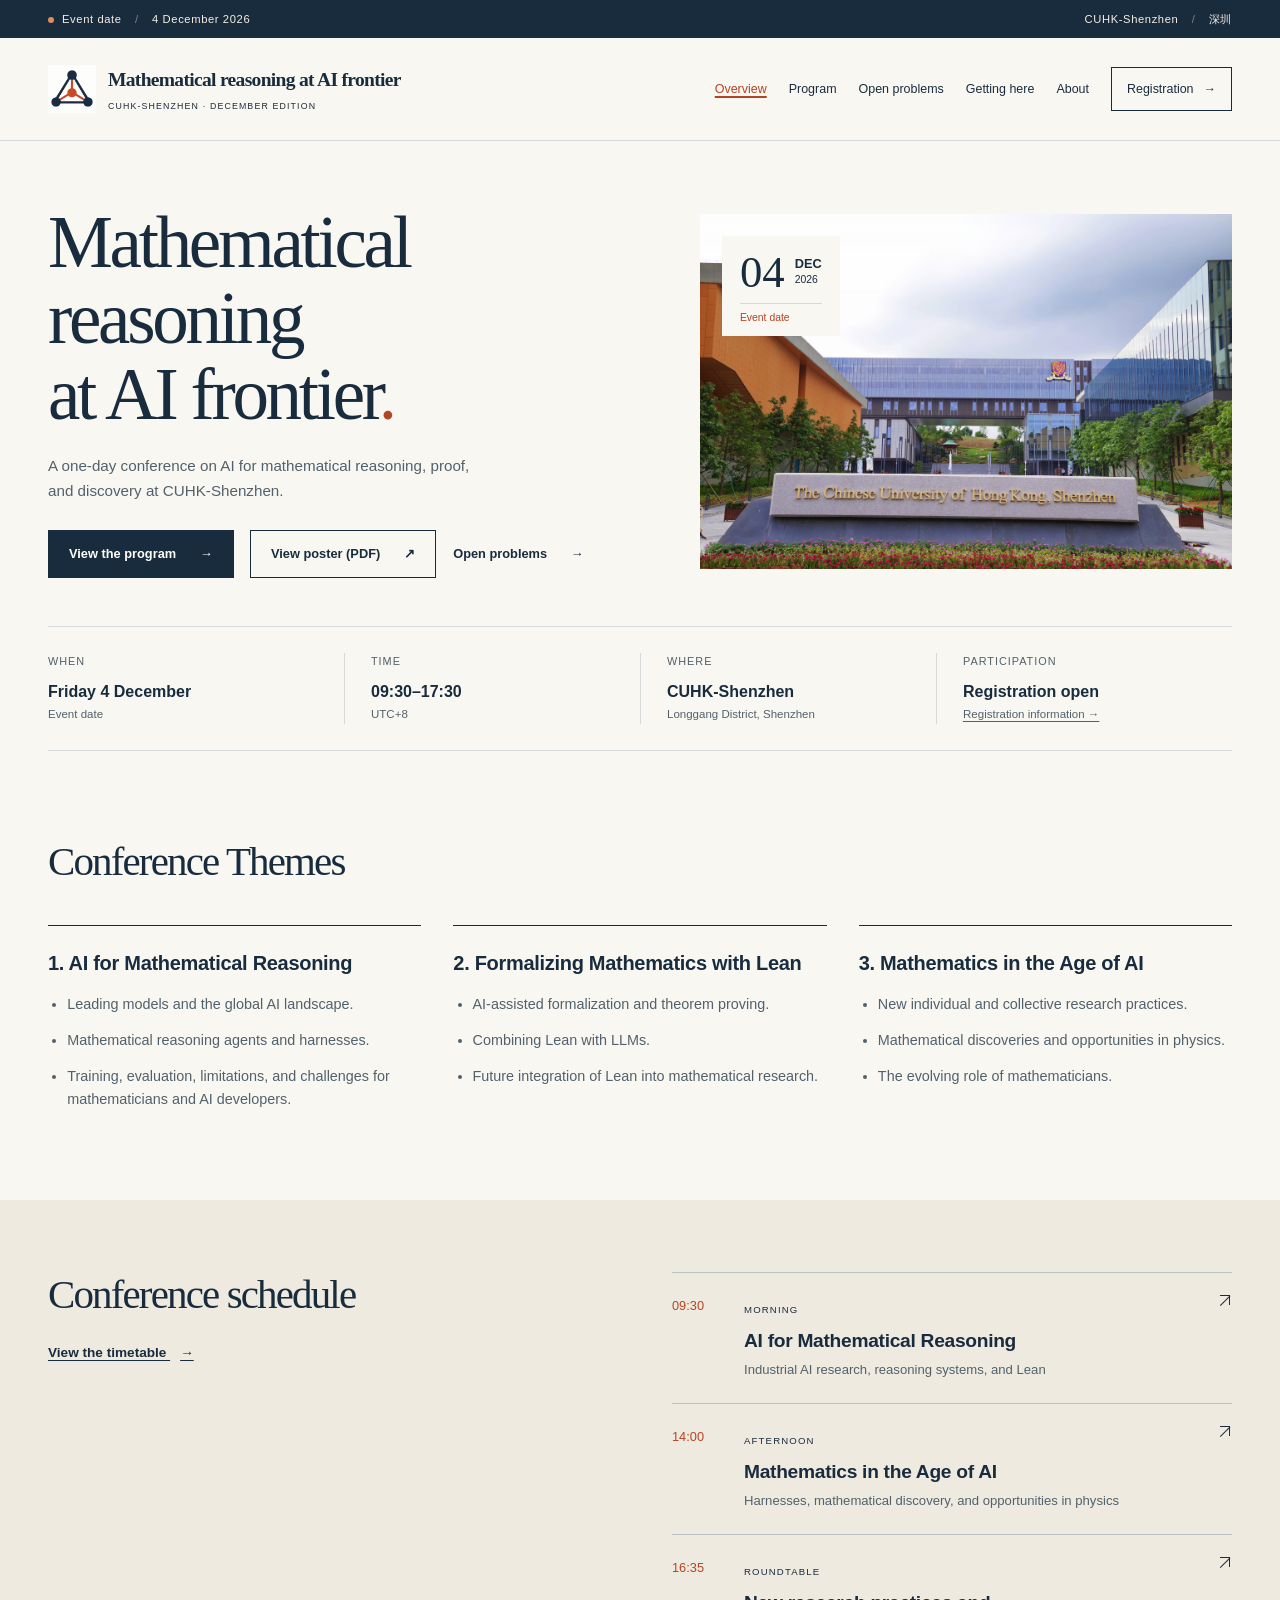
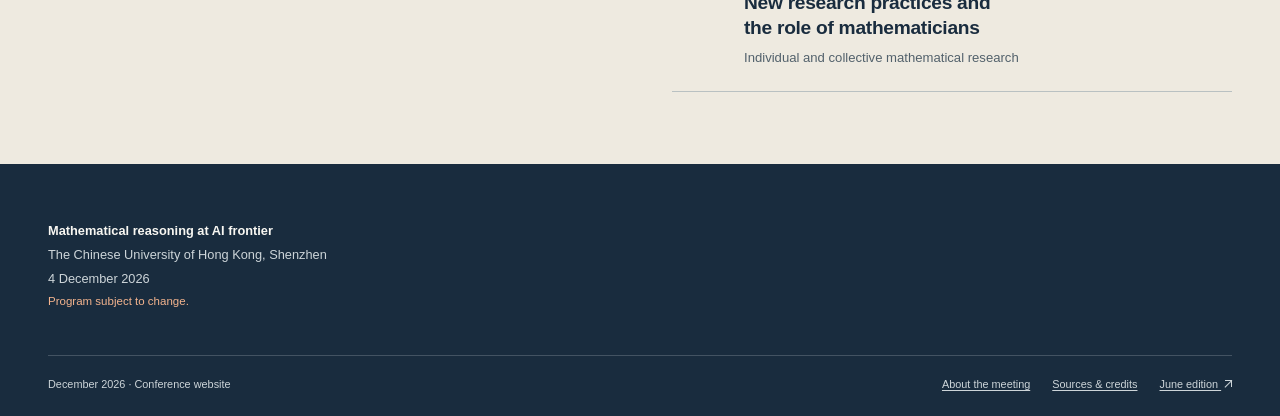
<file: index.html>
<!doctype html>
<html lang="en">
<head>
  <meta charset="utf-8">
  <meta name="viewport" content="width=device-width, initial-scale=1">
  <meta name="description" content="A one-day meeting on AI for mathematical reasoning, proof, and discovery at CUHK-Shenzhen in December 2026.">
  <meta name="theme-color" content="#192c3e">
  <meta property="og:title" content="Overview | Mathematical reasoning at AI frontier">
  <meta property="og:description" content="A one-day meeting on AI for mathematical reasoning, proof, and discovery at CUHK-Shenzhen in December 2026.">
  <meta property="og:type" content="website">
  <title>Overview | Mathematical reasoning at AI frontier · CUHK-Shenzhen</title>
  <link rel="icon" href="assets/images/conference-icon.png" type="image/png">
  <link rel="stylesheet" href="assets/css/styles.css?v=graph-icon">
  <script src="assets/js/event-config.js?v=date-20261204" defer></script>
  <script src="assets/js/main.js?v=website-wording" defer></script>
</head>
<body>
<a class="skip-link" href="#main">Skip to content</a>
<div class="announcement"><div class="container announcement-inner"><span><span class="status-dot"></span><span data-date-status>Event date</span> <span class="announcement-separator">/</span> <span data-event-date>4 December 2026</span></span><span>CUHK-Shenzhen <span class="announcement-separator">/</span> 深圳</span></div></div>
<header class="site-header">
 <div class="container header-inner">
  <a class="brand" href="index.html" aria-label="Mathematical reasoning at AI frontier, home"><img class="brand-symbol" src="assets/images/conference-icon.png" alt="" width="48" height="48" aria-hidden="true"><span><strong>Mathematical reasoning at AI frontier</strong><small>CUHK-SHENZHEN · DECEMBER EDITION</small></span></a>
  <button class="menu-toggle" type="button" aria-expanded="false" aria-controls="site-nav" hidden><span>Menu</span><span class="menu-icon" aria-hidden="true"></span></button>
  <nav id="site-nav" aria-label="Main navigation"><a href="index.html" aria-current="page">Overview</a>
<a href="program.html">Program</a>
<a href="problems.html">Open problems</a>
<a href="venue.html">Getting here</a>
<a href="about.html?v=jingbang-profile">About</a><a class="nav-register" href="registration.html?v=participation-link">Registration <span aria-hidden="true">→</span></a></nav>
 </div>
</header>
<main id="main" tabindex="-1">

<section class="hero container">
 <div class="hero-copy"><h1>Mathematical reasoning<br>at AI frontier<span class="orange-dot">.</span></h1><p class="hero-description">A one-day conference on AI for mathematical reasoning, proof, and discovery at CUHK-Shenzhen.</p><div class="actions"><a class="button button-primary" href="program.html">View the program <span aria-hidden="true">→</span></a><a class="button button-outline" href="poster/AI_Maths_Workshop_Poster.pdf" type="application/pdf" target="_blank" rel="noopener noreferrer">View poster (PDF) <span aria-hidden="true">↗</span></a><a class="button button-text" href="problems.html">Open problems <span aria-hidden="true">→</span></a></div></div>
 <figure class="hero-figure"><div class="hero-art-wrap hero-photo-wrap"><img src="assets/images/cuhk-shenzhen.jpg" alt="CUHK-Shenzhen campus buildings and the university name on the entrance sign" width="2560" height="1709" fetchpriority="high"><div class="date-stamp"><span data-date-day>04</span><div><strong data-date-month>DEC</strong><small data-date-year>2026</small></div><small class="stamp-label" data-date-status>Event date</small></div></div></figure>
</section>
<div class="container"><dl class="event-strip"><div><dt>When</dt><dd><span data-event-weekday>Friday, 4 December</span><small data-date-status>Event date</small></dd></div><div><dt>Time</dt><dd><span data-event-hours>09:30–17:30</span><small>UTC+8</small></dd></div><div><dt>Where</dt><dd>CUHK-Shenzhen<small>Longgang District, Shenzhen</small></dd></div><div><dt>Participation</dt><dd><span data-registration-state>Registration open</span><small><a href="registration.html?v=participation-link">Registration information →</a></small></dd></div></dl></div>
<section class="section container" aria-labelledby="conference-themes">
 <h2 class="themes-heading" id="conference-themes">Conference Themes</h2>
 <div class="theme-grid">
  <article><h3>1. AI for Mathematical Reasoning</h3><ul><li>Leading models and the global AI landscape.</li><li>Mathematical reasoning agents and harnesses.</li><li>Training, evaluation, limitations, and challenges for mathematicians and AI developers.</li></ul></article>
  <article><h3>2. Formalizing Mathematics with Lean</h3><ul><li>AI-assisted formalization and theorem proving.</li><li>Combining Lean with LLMs.</li><li>Future integration of Lean into mathematical research.</li></ul></article>
  <article><h3>3. Mathematics in the Age of AI</h3><ul><li>New individual and collective research practices.</li><li>Mathematical discoveries and opportunities in physics.</li><li>The evolving role of mathematicians.</li></ul></article>
 </div>
</section>
<section class="program-peek"><div class="container split-section"><div><h2>Conference schedule</h2><a class="text-link" href="program.html">View the timetable <span aria-hidden="true">→</span></a></div><div class="day-outline"><a href="program.html#morning"><span class="outline-time">09:30</span><div><small>MORNING</small><h3>AI for Mathematical Reasoning</h3><p>Industrial AI research, reasoning systems, and Lean</p></div><span class="external-arrow" aria-hidden="true"></span></a><a href="program.html#afternoon"><span class="outline-time">14:00</span><div><small>AFTERNOON</small><h3>Mathematics in the Age of AI</h3><p>Harnesses, mathematical discovery, and opportunities in physics</p></div><span class="external-arrow" aria-hidden="true"></span></a><a href="program.html#roundtable"><span class="outline-time">16:35</span><div><small>ROUNDTABLE</small><h3>New research practices and the role of mathematicians</h3><p>Individual and collective mathematical research</p></div><span class="external-arrow" aria-hidden="true"></span></a></div></div></section>

</main>
<footer class="site-footer"><div class="container footer-top"><div class="footer-details"><strong>Mathematical reasoning at AI frontier</strong><span>The Chinese University of Hong Kong, Shenzhen</span><span data-event-date>4 December 2026</span><small>Program subject to change.</small></div></div><div class="container footer-bottom"><span>December 2026 · Conference website</span><div><a href="about.html?v=jingbang-profile">About the meeting</a><a href="credits.html">Sources &amp; credits</a><a href="https://rybindmitry.github.io/events/ai-math-day.html" target="_blank" rel="noopener noreferrer">June edition&nbsp;<span class="external-arrow" aria-hidden="true"></span></a></div></div></footer><div class="toast" role="status" aria-live="polite"></div>
</body>
</html>
</file>
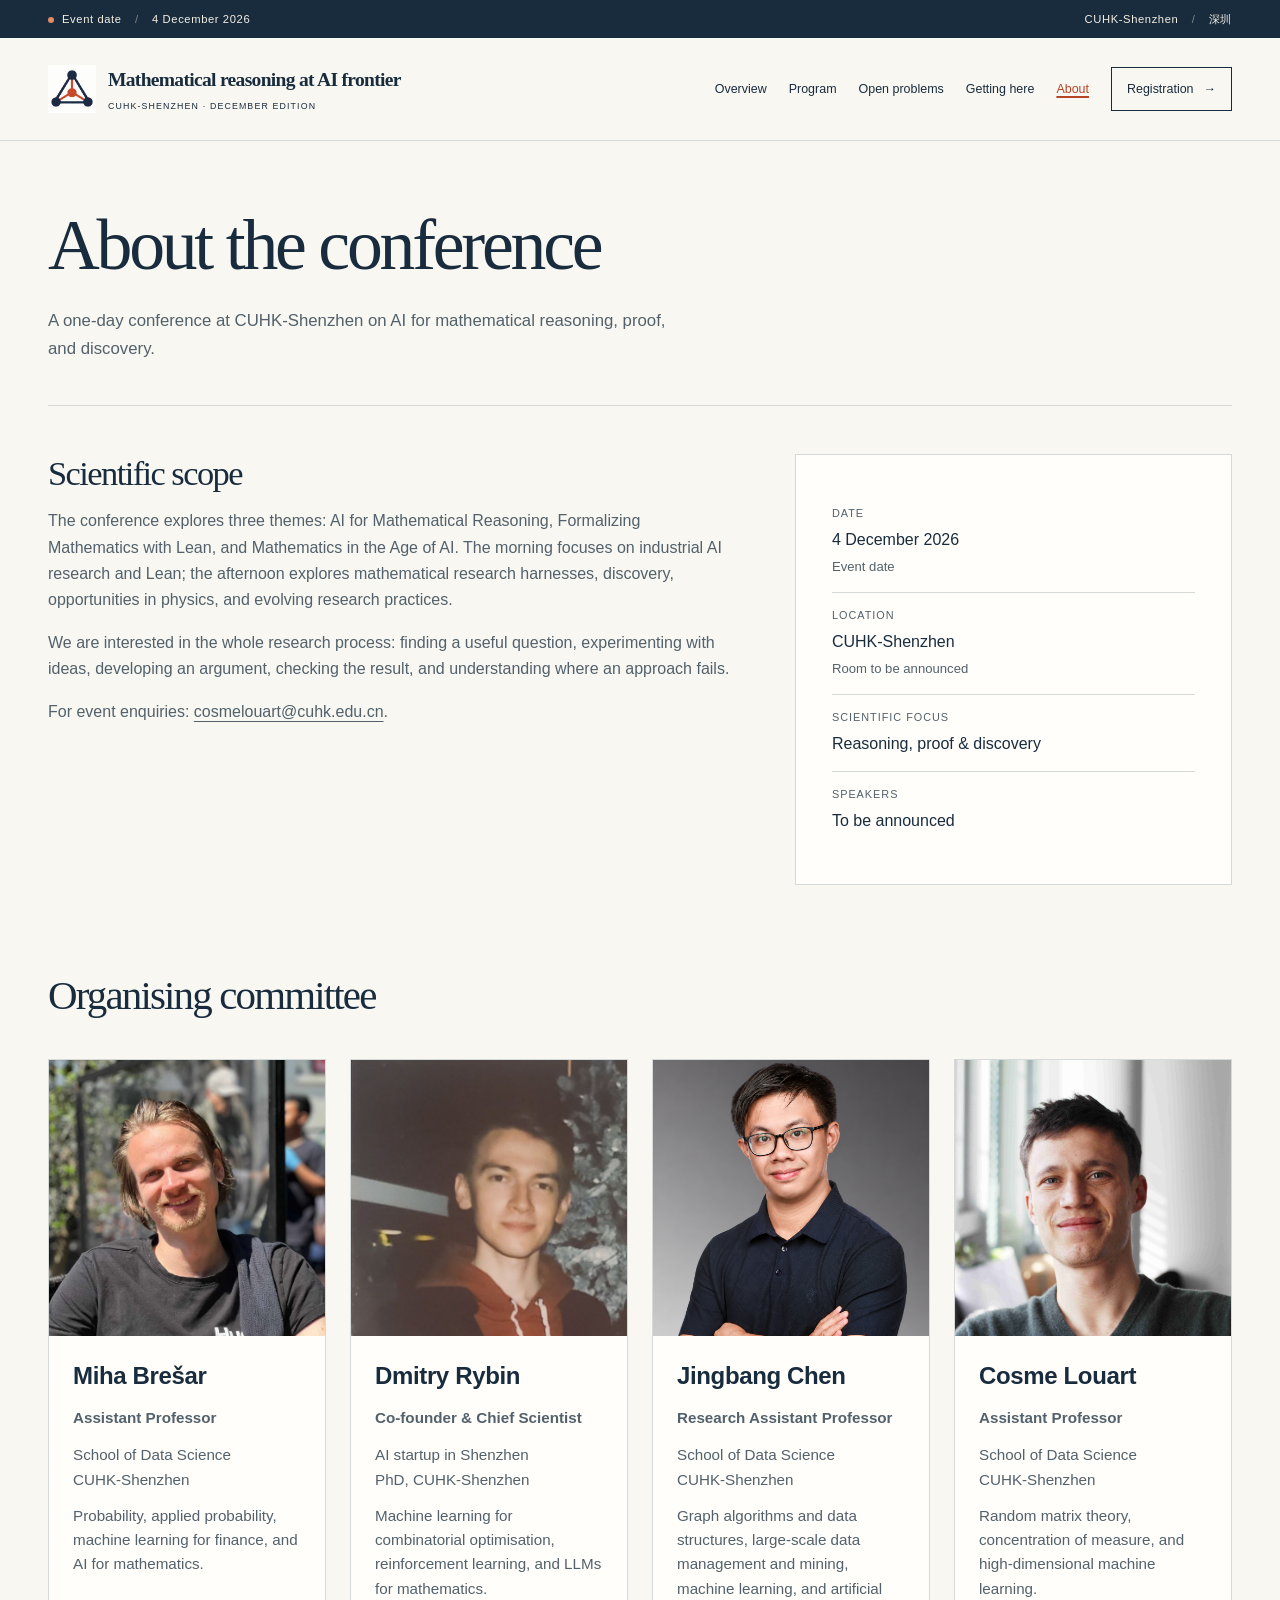
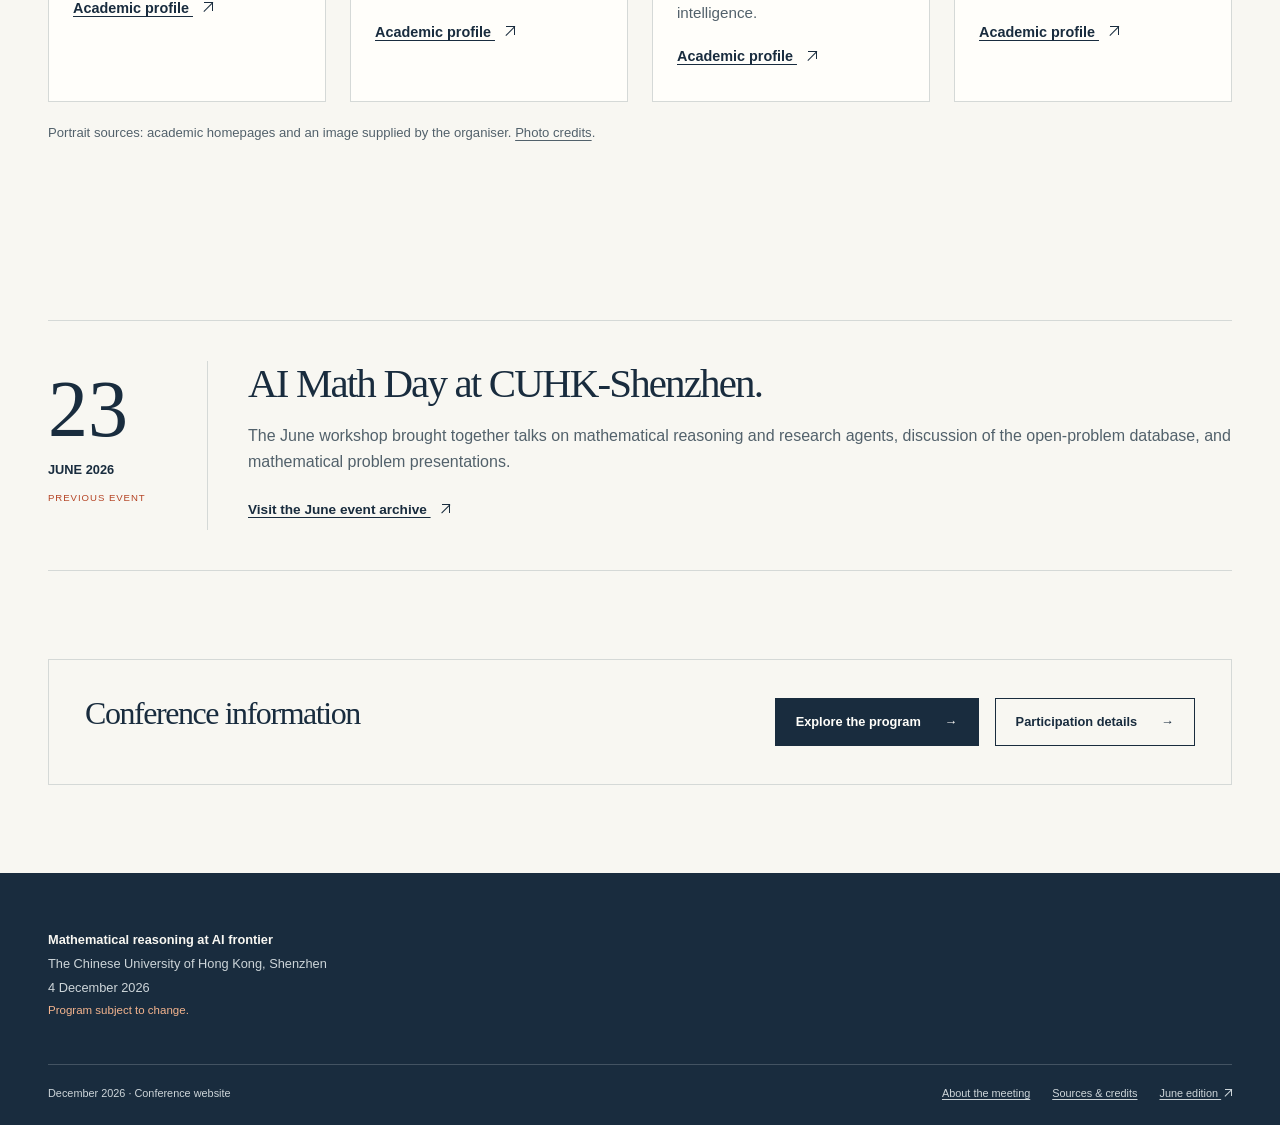
<file: about.html>
<!doctype html>
<html lang="en">
<head>
  <meta charset="utf-8">
  <meta name="viewport" content="width=device-width, initial-scale=1">
  <meta name="description" content="The purpose and background of the December Mathematical reasoning at AI frontier conference at CUHK-Shenzhen, continuing the June AI Math Day conversation.">
  <meta name="theme-color" content="#192c3e">
  <meta property="og:title" content="About | Mathematical reasoning at AI frontier">
  <meta property="og:description" content="The purpose and background of the December Mathematical reasoning at AI frontier conference at CUHK-Shenzhen, continuing the June AI Math Day conversation.">
  <meta property="og:type" content="website">
  <title>About | Mathematical reasoning at AI frontier · CUHK-Shenzhen</title>
  <link rel="icon" href="assets/images/conference-icon.png" type="image/png">
  <link rel="stylesheet" href="assets/css/styles.css?v=graph-icon">
  <script src="assets/js/event-config.js?v=date-20261204" defer></script>
  <script src="assets/js/main.js?v=website-wording" defer></script>
</head>
<body>
<a class="skip-link" href="#main">Skip to content</a>
<div class="announcement"><div class="container announcement-inner"><span><span class="status-dot"></span><span data-date-status>Event date</span> <span class="announcement-separator">/</span> <span data-event-date>4 December 2026</span></span><span>CUHK-Shenzhen <span class="announcement-separator">/</span> 深圳</span></div></div>
<header class="site-header">
 <div class="container header-inner">
  <a class="brand" href="index.html" aria-label="Mathematical reasoning at AI frontier, home"><img class="brand-symbol" src="assets/images/conference-icon.png" alt="" width="48" height="48" aria-hidden="true"><span><strong>Mathematical reasoning at AI frontier</strong><small>CUHK-SHENZHEN · DECEMBER EDITION</small></span></a>
  <button class="menu-toggle" type="button" aria-expanded="false" aria-controls="site-nav" hidden><span>Menu</span><span class="menu-icon" aria-hidden="true"></span></button>
  <nav id="site-nav" aria-label="Main navigation"><a href="index.html">Overview</a>
<a href="program.html">Program</a>
<a href="problems.html">Open problems</a>
<a href="venue.html">Getting here</a>
<a href="about.html?v=jingbang-profile" aria-current="page">About</a><a class="nav-register" href="registration.html?v=participation-link">Registration <span aria-hidden="true">→</span></a></nav>
 </div>
</header>
<main id="main" tabindex="-1">
<section class="page-intro container"><h1>About the conference</h1><p class="page-lead">A one-day conference at CUHK-Shenzhen on AI for mathematical reasoning, proof, and discovery.</p></section>
<section class="container about-grid section-top-small"><div class="prose"><h2>Scientific scope</h2><p>The conference explores three themes: AI for Mathematical Reasoning, Formalizing Mathematics with Lean, and Mathematics in the Age of AI. The morning focuses on industrial AI research and Lean; the afternoon explores mathematical research harnesses, discovery, opportunities in physics, and evolving research practices.</p><p>We are interested in the whole research process: finding a useful question, experimenting with ideas, developing an argument, checking the result, and understanding where an approach fails.</p><p class="contact-unconfigured" hidden>The event contact address will be announced here.</p><p class="contact-configured">For event enquiries: <a class="contact-link" href="mailto:cosmelouart@cuhk.edu.cn">cosmelouart@cuhk.edu.cn</a>.</p></div><aside class="about-facts"><dl class="info-list"><div><dt>Date</dt><dd><span data-event-date>4 December 2026</span><small data-date-status>Event date</small></dd></div><div><dt>Location</dt><dd>CUHK-Shenzhen<small>Room to be announced</small></dd></div><div><dt>Scientific focus</dt><dd>Reasoning, proof &amp; discovery</dd></div><div><dt>Speakers</dt><dd>To be announced</dd></div></dl></aside></section>
<section class="section container organisers-section" aria-labelledby="organisers-heading">
 <div class="section-heading"><div><h2 id="organisers-heading">Organising committee</h2></div></div>
 <div class="organisers-grid">
  <article class="organiser-card"><img src="assets/images/organisers/miha-bresar.jpg" alt="Miha Brešar" width="1280" height="1377" loading="lazy"><div class="organiser-details"><h3>Miha Brešar</h3><p class="organiser-position">Assistant Professor</p><p>School of Data Science<br>CUHK-Shenzhen</p><p class="organiser-focus">Probability, applied probability, machine learning for finance, and AI for mathematics.</p><a class="text-link" href="https://mihabresar.github.io/" target="_blank" rel="noopener noreferrer">Academic profile <span class="external-arrow" aria-hidden="true"></span></a></div></article>
  <article class="organiser-card"><img src="assets/images/organisers/dmitry-rybin.jpg" alt="Dmitry Rybin" width="557" height="571" loading="lazy"><div class="organiser-details"><h3>Dmitry Rybin</h3><p class="organiser-position">Co-founder &amp; Chief Scientist</p><p>AI startup in Shenzhen<br>PhD, CUHK-Shenzhen</p><p class="organiser-focus">Machine learning for combinatorial optimisation, reinforcement learning, and LLMs for mathematics.</p><a class="text-link" href="https://rybindmitry.github.io/" target="_blank" rel="noopener noreferrer">Academic profile <span class="external-arrow" aria-hidden="true"></span></a></div></article>
  <article class="organiser-card"><img src="assets/images/organisers/jingbang-chen.png" alt="Jingbang Chen" width="1082" height="1454" loading="lazy"><div class="organiser-details"><h3>Jingbang Chen</h3><p class="organiser-position">Research Assistant Professor</p><p>School of Data Science<br>CUHK-Shenzhen</p><p class="organiser-focus">Graph algorithms and data structures, large-scale data management and mining, machine learning, and artificial intelligence.</p><a class="text-link" href="https://chenjb1997.github.io/" target="_blank" rel="noopener noreferrer">Academic profile <span class="external-arrow" aria-hidden="true"></span></a></div></article>
  <article class="organiser-card"><img src="assets/images/organisers/cosme-louart.jpg" alt="Cosme Louart" width="5184" height="3456" loading="lazy"><div class="organiser-details"><h3>Cosme Louart</h3><p class="organiser-position">Assistant Professor</p><p>School of Data Science<br>CUHK-Shenzhen</p><p class="organiser-focus">Random matrix theory, concentration of measure, and high-dimensional machine learning.</p><a class="text-link" href="https://cosmital.github.io/" target="_blank" rel="noopener noreferrer">Academic profile <span class="external-arrow" aria-hidden="true"></span></a></div></article>
 </div>
 <p class="small organiser-credits">Portrait sources: academic homepages and an image supplied by the organiser. <a href="credits.html#organiser-portraits">Photo credits</a>.</p>
</section>
<section class="section container"><div class="archive-panel"><div class="archive-date"><span>23</span><strong>JUNE 2026</strong><small>PREVIOUS EVENT</small></div><div><h2>AI Math Day at CUHK-Shenzhen.</h2><p>The June workshop brought together talks on mathematical reasoning and research agents, discussion of the open-problem database, and mathematical problem presentations.</p><a class="text-link" href="https://rybindmitry.github.io/events/ai-math-day.html" target="_blank" rel="noopener noreferrer">Visit the June event archive&nbsp;<span class="external-arrow" aria-hidden="true"></span></a></div></div></section>
<section class="container section-bottom"><div class="simple-callout"><div><h2>Conference information</h2></div><div class="actions"><a class="button button-primary" href="program.html">Explore the program <span aria-hidden="true">→</span></a><a class="button button-outline" href="registration.html?v=participation-link">Participation details <span aria-hidden="true">→</span></a></div></div></section>

</main>
<footer class="site-footer"><div class="container footer-top"><div class="footer-details"><strong>Mathematical reasoning at AI frontier</strong><span>The Chinese University of Hong Kong, Shenzhen</span><span data-event-date>4 December 2026</span><small>Program subject to change.</small></div></div><div class="container footer-bottom"><span>December 2026 · Conference website</span><div><a href="about.html?v=jingbang-profile">About the meeting</a><a href="credits.html">Sources &amp; credits</a><a href="https://rybindmitry.github.io/events/ai-math-day.html" target="_blank" rel="noopener noreferrer">June edition&nbsp;<span class="external-arrow" aria-hidden="true"></span></a></div></div></footer><div class="toast" role="status" aria-live="polite"></div>
</body>
</html>
</file>
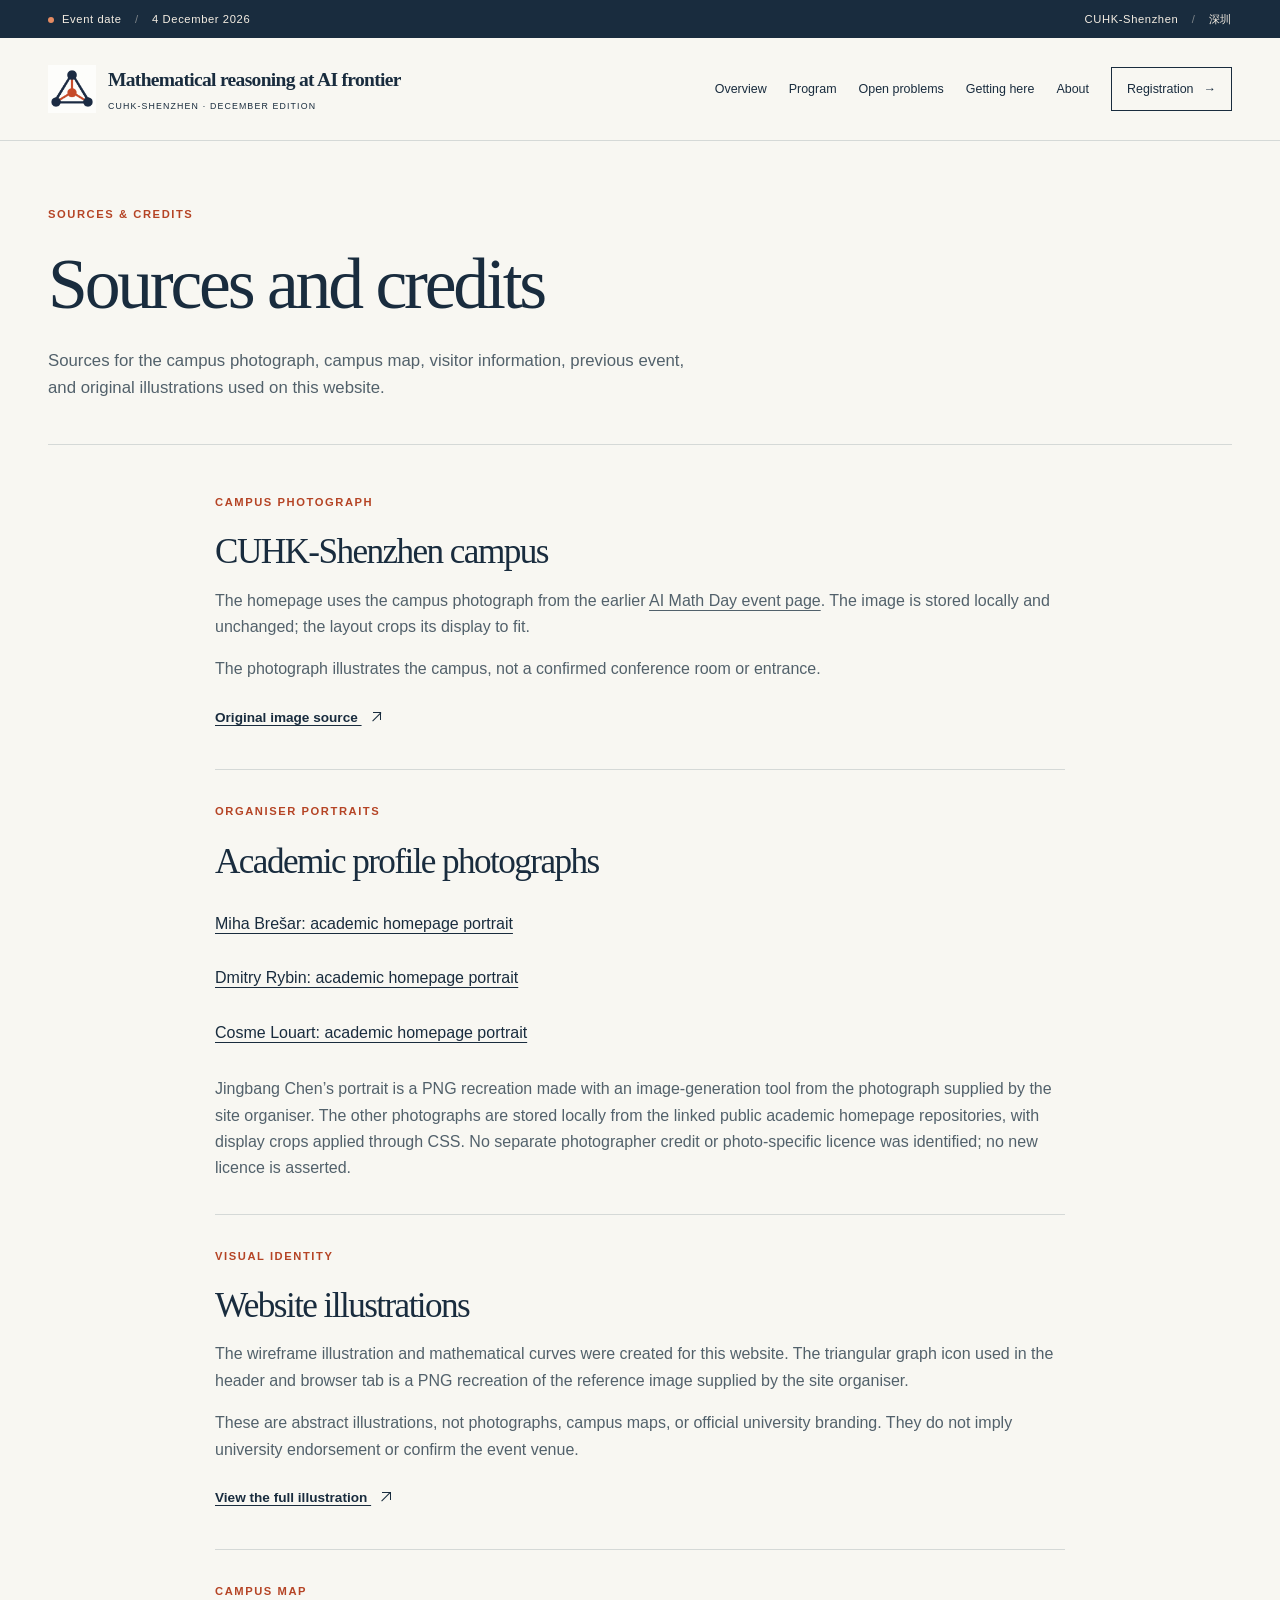
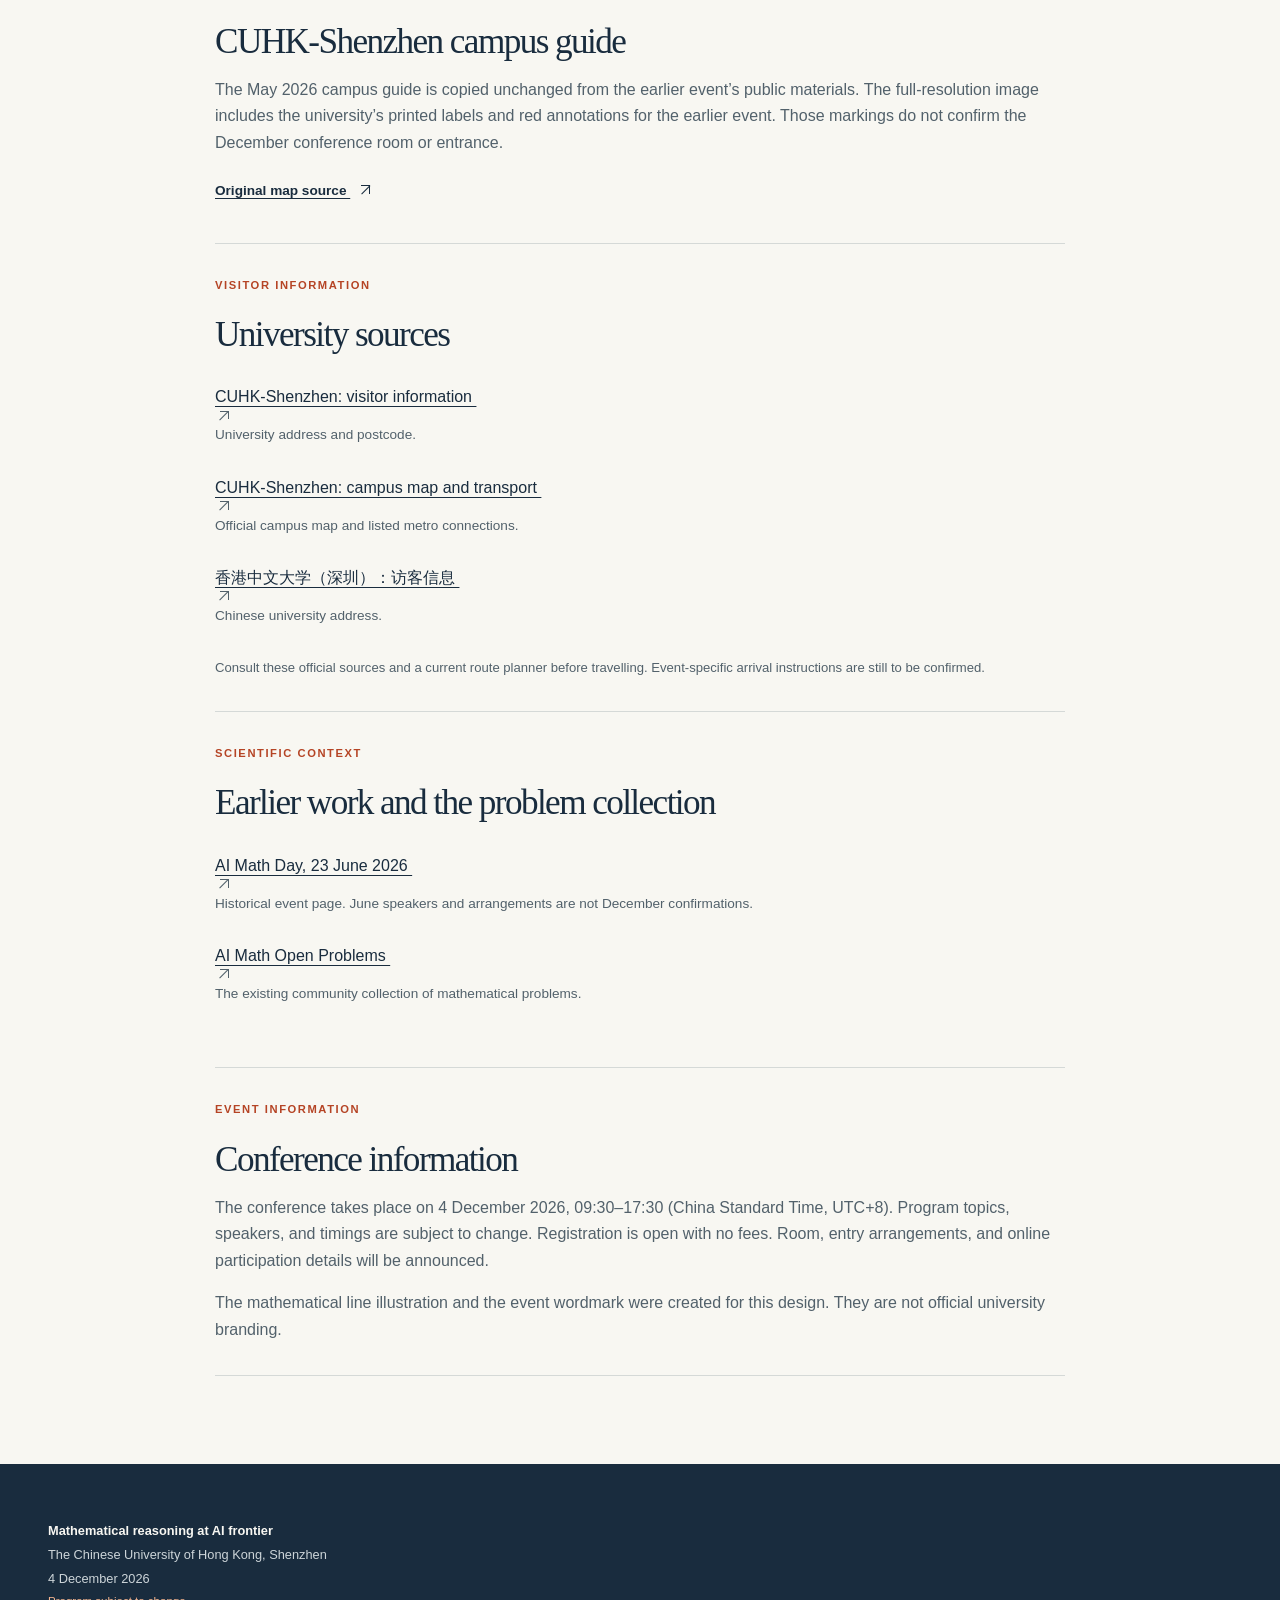
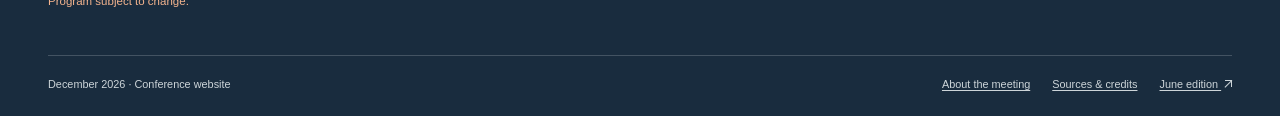
<file: credits.html>
<!doctype html>
<html lang="en">
<head>
  <meta charset="utf-8">
  <meta name="viewport" content="width=device-width, initial-scale=1">
  <meta name="description" content="Credits for the campus photograph, campus map, and original mathematical illustrations, and references for university travel information, the previous event, and the open-problem database.">
  <meta name="theme-color" content="#192c3e">
  <meta property="og:title" content="Sources &amp; credits | Mathematical reasoning at AI frontier">
  <meta property="og:description" content="Credits for the campus photograph, campus map, and original mathematical illustrations, and references for university travel information, the previous event, and the open-problem database.">
  <meta property="og:type" content="website">
  <title>Sources &amp; credits | Mathematical reasoning at AI frontier · CUHK-Shenzhen</title>
  <link rel="icon" href="assets/images/conference-icon.png" type="image/png">
  <link rel="stylesheet" href="assets/css/styles.css?v=graph-icon">
  <script src="assets/js/event-config.js?v=date-20261204" defer></script>
  <script src="assets/js/main.js?v=website-wording" defer></script>
</head>
<body>
<a class="skip-link" href="#main">Skip to content</a>
<div class="announcement"><div class="container announcement-inner"><span><span class="status-dot"></span><span data-date-status>Event date</span> <span class="announcement-separator">/</span> <span data-event-date>4 December 2026</span></span><span>CUHK-Shenzhen <span class="announcement-separator">/</span> 深圳</span></div></div>
<header class="site-header">
 <div class="container header-inner">
  <a class="brand" href="index.html" aria-label="Mathematical reasoning at AI frontier, home"><img class="brand-symbol" src="assets/images/conference-icon.png" alt="" width="48" height="48" aria-hidden="true"><span><strong>Mathematical reasoning at AI frontier</strong><small>CUHK-SHENZHEN · DECEMBER EDITION</small></span></a>
  <button class="menu-toggle" type="button" aria-expanded="false" aria-controls="site-nav" hidden><span>Menu</span><span class="menu-icon" aria-hidden="true"></span></button>
  <nav id="site-nav" aria-label="Main navigation"><a href="index.html">Overview</a>
<a href="program.html">Program</a>
<a href="problems.html">Open problems</a>
<a href="venue.html">Getting here</a>
<a href="about.html?v=jingbang-profile">About</a><a class="nav-register" href="registration.html?v=participation-link">Registration <span aria-hidden="true">→</span></a></nav>
 </div>
</header>
<main id="main" tabindex="-1">
<section class="page-intro container"><div class="eyebrow">SOURCES &amp; CREDITS</div><h1>Sources and credits</h1><p class="page-lead">Sources for the campus photograph, campus map, visitor information, previous event, and original illustrations used on this website.</p></section>
<section class="container section-top-small credits-content"><article id="campus-photo"><div class="eyebrow">CAMPUS PHOTOGRAPH</div><h2>CUHK-Shenzhen campus</h2><p>The homepage uses the campus photograph from the earlier <a href="https://rybindmitry.github.io/events/ai-math-day.html" target="_blank" rel="noopener noreferrer">AI Math Day event page</a>. The image is stored locally and unchanged; the layout crops its display to fit.</p><p>The photograph illustrates the campus, not a confirmed conference room or entrance.</p><a class="text-link" href="https://github.com/rybindmitry/rybindmitry.github.io/blob/1fbb56e6be04d5a2821fcee3db6d0604b684ff1f/images/CUHK-Shenzhen.jpg" target="_blank" rel="noopener noreferrer">Original image source&nbsp;<span class="external-arrow" aria-hidden="true"></span></a></article><article id="organiser-portraits"><div class="eyebrow">ORGANISER PORTRAITS</div><h2>Academic profile photographs</h2><ul class="source-list"><li><a href="https://github.com/MihaBresar/mihabresar.github.io/blob/main/assets/miha-bresar.jpg" target="_blank" rel="noopener noreferrer">Miha Brešar: academic homepage portrait</a></li><li><a href="https://github.com/rybindmitry/rybindmitry.github.io/blob/main/images/dima2.jpg" target="_blank" rel="noopener noreferrer">Dmitry Rybin: academic homepage portrait</a></li><li><a href="https://github.com/cosmital/cosmital.github.io/blob/master/images/image_git.jpg" target="_blank" rel="noopener noreferrer">Cosme Louart: academic homepage portrait</a></li></ul><p>Jingbang Chen’s portrait is a PNG recreation made with an image-generation tool from the photograph supplied by the site organiser. The other photographs are stored locally from the linked public academic homepage repositories, with display crops applied through CSS. No separate photographer credit or photo-specific licence was identified; no new licence is asserted.</p></article><article id="artwork"><div class="eyebrow">VISUAL IDENTITY</div><h2>Website illustrations</h2><p>The wireframe illustration and mathematical curves were created for this website. The triangular graph icon used in the header and browser tab is a PNG recreation of the reference image supplied by the site organiser.</p><p>These are abstract illustrations, not photographs, campus maps, or official university branding. They do not imply university endorsement or confirm the event venue.</p><a class="text-link" href="assets/images/math-landscape.svg">View the full illustration&nbsp;<span class="external-arrow" aria-hidden="true"></span></a></article><article id="campus-map"><div class="eyebrow">CAMPUS MAP</div><h2>CUHK-Shenzhen campus guide</h2><p>The May 2026 campus guide is copied unchanged from the earlier event’s public materials. The full-resolution image includes the university’s printed labels and red annotations for the earlier event. Those markings do not confirm the December conference room or entrance.</p><a class="text-link" href="https://github.com/rybindmitry/rybindmitry.github.io/blob/1fbb56e6be04d5a2821fcee3db6d0604b684ff1f/images/campus%20map.jpg" target="_blank" rel="noopener noreferrer">Original map source&nbsp;<span class="external-arrow" aria-hidden="true"></span></a></article><article id="travel-sources"><div class="eyebrow">VISITOR INFORMATION</div><h2>University sources</h2><ul class="source-list"><li><a href="https://www.cuhk.edu.cn/en/visitors" target="_blank" rel="noopener noreferrer">CUHK-Shenzhen: visitor information&nbsp;<span class="external-arrow" aria-hidden="true"></span></a><span>University address and postcode.</span></li><li><a href="https://www.cuhk.edu.cn/en/page/4908" target="_blank" rel="noopener noreferrer">CUHK-Shenzhen: campus map and transport&nbsp;<span class="external-arrow" aria-hidden="true"></span></a><span>Official campus map and listed metro connections.</span></li><li><a href="https://www.cuhk.edu.cn/zh-hans/visitors" target="_blank" rel="noopener noreferrer">香港中文大学（深圳）：访客信息&nbsp;<span class="external-arrow" aria-hidden="true"></span></a><span>Chinese university address.</span></li></ul><p class="small">Consult these official sources and a current route planner before travelling. Event-specific arrival instructions are still to be confirmed.</p></article><article><div class="eyebrow">SCIENTIFIC CONTEXT</div><h2>Earlier work and the problem collection</h2><ul class="source-list"><li><a href="https://rybindmitry.github.io/events/ai-math-day.html" target="_blank" rel="noopener noreferrer">AI Math Day, 23 June 2026&nbsp;<span class="external-arrow" aria-hidden="true"></span></a><span>Historical event page. June speakers and arrangements are not December confirmations.</span></li><li><a href="https://rybindmitry.github.io/problems/index.html" target="_blank" rel="noopener noreferrer">AI Math Open Problems&nbsp;<span class="external-arrow" aria-hidden="true"></span></a><span>The existing community collection of mathematical problems.</span></li></ul></article><article><div class="eyebrow">EVENT INFORMATION</div><h2>Conference information</h2><p>The conference takes place on 4 December 2026, 09:30–17:30 (China Standard Time, UTC+8). Program topics, speakers, and timings are subject to change. Registration is open with no fees. Room, entry arrangements, and online participation details will be announced.</p><p>The mathematical line illustration and the event wordmark were created for this design. They are not official university branding.</p></article></section>

</main>
<footer class="site-footer"><div class="container footer-top"><div class="footer-details"><strong>Mathematical reasoning at AI frontier</strong><span>The Chinese University of Hong Kong, Shenzhen</span><span data-event-date>4 December 2026</span><small>Program subject to change.</small></div></div><div class="container footer-bottom"><span>December 2026 · Conference website</span><div><a href="about.html?v=jingbang-profile">About the meeting</a><a href="credits.html" aria-current="page">Sources &amp; credits</a><a href="https://rybindmitry.github.io/events/ai-math-day.html" target="_blank" rel="noopener noreferrer">June edition&nbsp;<span class="external-arrow" aria-hidden="true"></span></a></div></div></footer><div class="toast" role="status" aria-live="polite"></div>
</body>
</html>
</file>
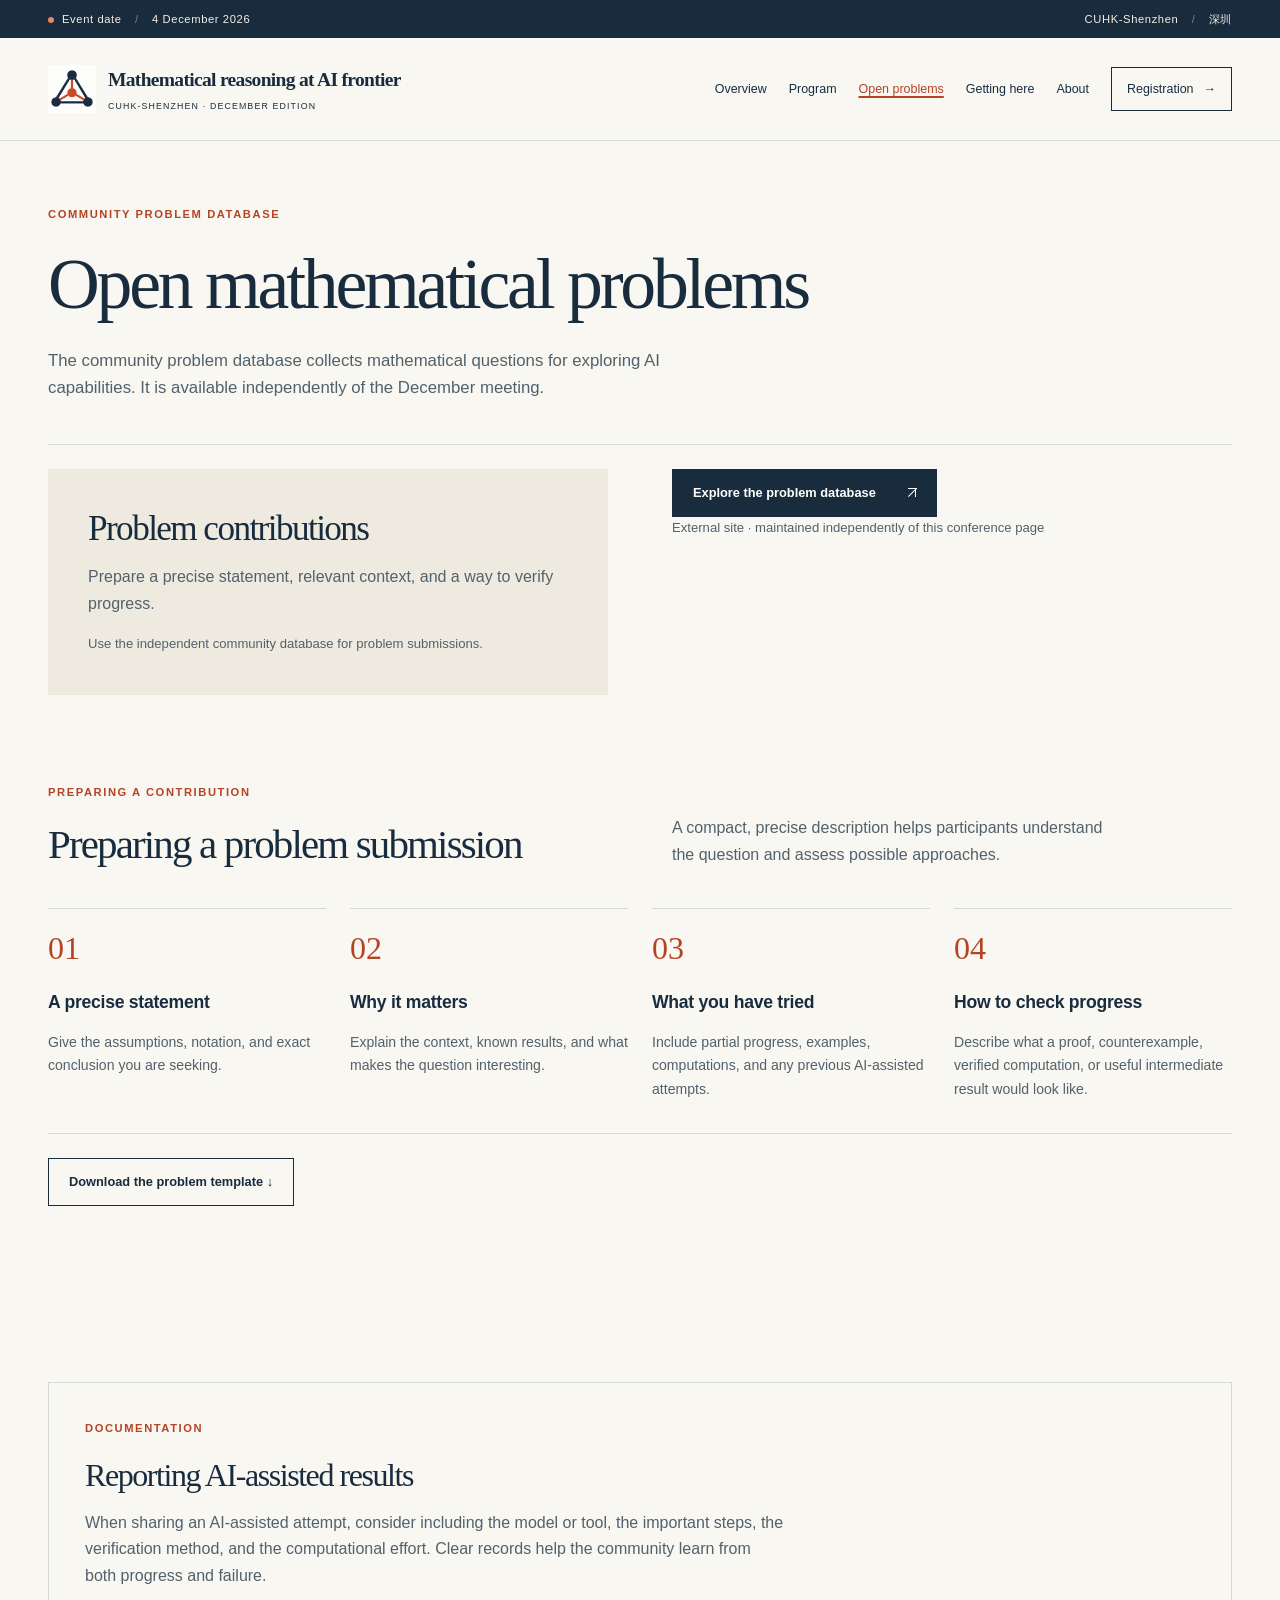
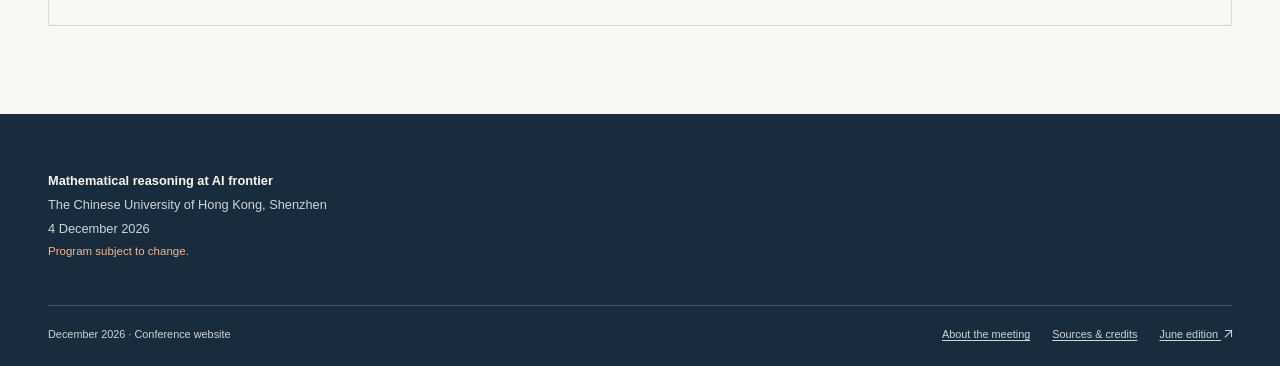
<file: problems.html>
<!doctype html>
<html lang="en">
<head>
  <meta charset="utf-8">
  <meta name="viewport" content="width=device-width, initial-scale=1">
  <meta name="description" content="Explore the community AI Math Open Problems database and download a template for preparing a mathematical problem.">
  <meta name="theme-color" content="#192c3e">
  <meta property="og:title" content="Open problems | Mathematical reasoning at AI frontier">
  <meta property="og:description" content="Explore the community AI Math Open Problems database and download a template for preparing a mathematical problem.">
  <meta property="og:type" content="website">
  <title>Open problems | Mathematical reasoning at AI frontier · CUHK-Shenzhen</title>
  <link rel="icon" href="assets/images/conference-icon.png" type="image/png">
  <link rel="stylesheet" href="assets/css/styles.css?v=graph-icon">
  <script src="assets/js/event-config.js?v=date-20261204" defer></script>
  <script src="assets/js/main.js?v=website-wording" defer></script>
</head>
<body>
<a class="skip-link" href="#main">Skip to content</a>
<div class="announcement"><div class="container announcement-inner"><span><span class="status-dot"></span><span data-date-status>Event date</span> <span class="announcement-separator">/</span> <span data-event-date>4 December 2026</span></span><span>CUHK-Shenzhen <span class="announcement-separator">/</span> 深圳</span></div></div>
<header class="site-header">
 <div class="container header-inner">
  <a class="brand" href="index.html" aria-label="Mathematical reasoning at AI frontier, home"><img class="brand-symbol" src="assets/images/conference-icon.png" alt="" width="48" height="48" aria-hidden="true"><span><strong>Mathematical reasoning at AI frontier</strong><small>CUHK-SHENZHEN · DECEMBER EDITION</small></span></a>
  <button class="menu-toggle" type="button" aria-expanded="false" aria-controls="site-nav" hidden><span>Menu</span><span class="menu-icon" aria-hidden="true"></span></button>
  <nav id="site-nav" aria-label="Main navigation"><a href="index.html">Overview</a>
<a href="program.html">Program</a>
<a href="problems.html" aria-current="page">Open problems</a>
<a href="venue.html">Getting here</a>
<a href="about.html?v=jingbang-profile">About</a><a class="nav-register" href="registration.html?v=participation-link">Registration <span aria-hidden="true">→</span></a></nav>
 </div>
</header>
<main id="main" tabindex="-1">
<section class="page-intro container"><div class="eyebrow">COMMUNITY PROBLEM DATABASE</div><h1>Open mathematical problems</h1><p class="page-lead">The community problem database collects mathematical questions for exploring AI capabilities. It is available independently of the December meeting.</p></section>
<section class="container problem-intro"><div class="problem-guide"><h2>Problem contributions</h2><p>Prepare a precise statement, relevant context, and a way to verify progress.</p><p class="small">Use the independent community database for problem submissions.</p></div><div class="problem-intro-copy"><a class="button button-primary" href="https://rybindmitry.github.io/problems/index.html" target="_blank" rel="noopener noreferrer">Explore the problem database&nbsp;<span class="external-arrow" aria-hidden="true"></span></a><p class="small">External site · maintained independently of this conference page</p></div></section>
<section class="section container"><div class="section-heading"><div><div class="eyebrow">PREPARING A CONTRIBUTION</div><h2>Preparing a problem submission</h2></div><p>A compact, precise description helps participants understand the question and assess possible approaches.</p></div><div class="problem-checklist"><article><span>01</span><h3>A precise statement</h3><p>Give the assumptions, notation, and exact conclusion you are seeking.</p></article><article><span>02</span><h3>Why it matters</h3><p>Explain the context, known results, and what makes the question interesting.</p></article><article><span>03</span><h3>What you have tried</h3><p>Include partial progress, examples, computations, and any previous AI-assisted attempts.</p></article><article><span>04</span><h3>How to check progress</h3><p>Describe what a proof, counterexample, verified computation, or useful intermediate result would look like.</p></article></div><div class="download-row"><a class="button button-outline" href="problem-template.txt" download>Download the problem template ↓</a></div></section>
<section class="section container"><div class="simple-callout"><div><div class="eyebrow">DOCUMENTATION</div><h2>Reporting AI-assisted results</h2><p>When sharing an AI-assisted attempt, consider including the model or tool, the important steps, the verification method, and the computational effort. Clear records help the community learn from both progress and failure.</p></div></div></section>

</main>
<footer class="site-footer"><div class="container footer-top"><div class="footer-details"><strong>Mathematical reasoning at AI frontier</strong><span>The Chinese University of Hong Kong, Shenzhen</span><span data-event-date>4 December 2026</span><small>Program subject to change.</small></div></div><div class="container footer-bottom"><span>December 2026 · Conference website</span><div><a href="about.html?v=jingbang-profile">About the meeting</a><a href="credits.html">Sources &amp; credits</a><a href="https://rybindmitry.github.io/events/ai-math-day.html" target="_blank" rel="noopener noreferrer">June edition&nbsp;<span class="external-arrow" aria-hidden="true"></span></a></div></div></footer><div class="toast" role="status" aria-live="polite"></div>
</body>
</html>
</file>
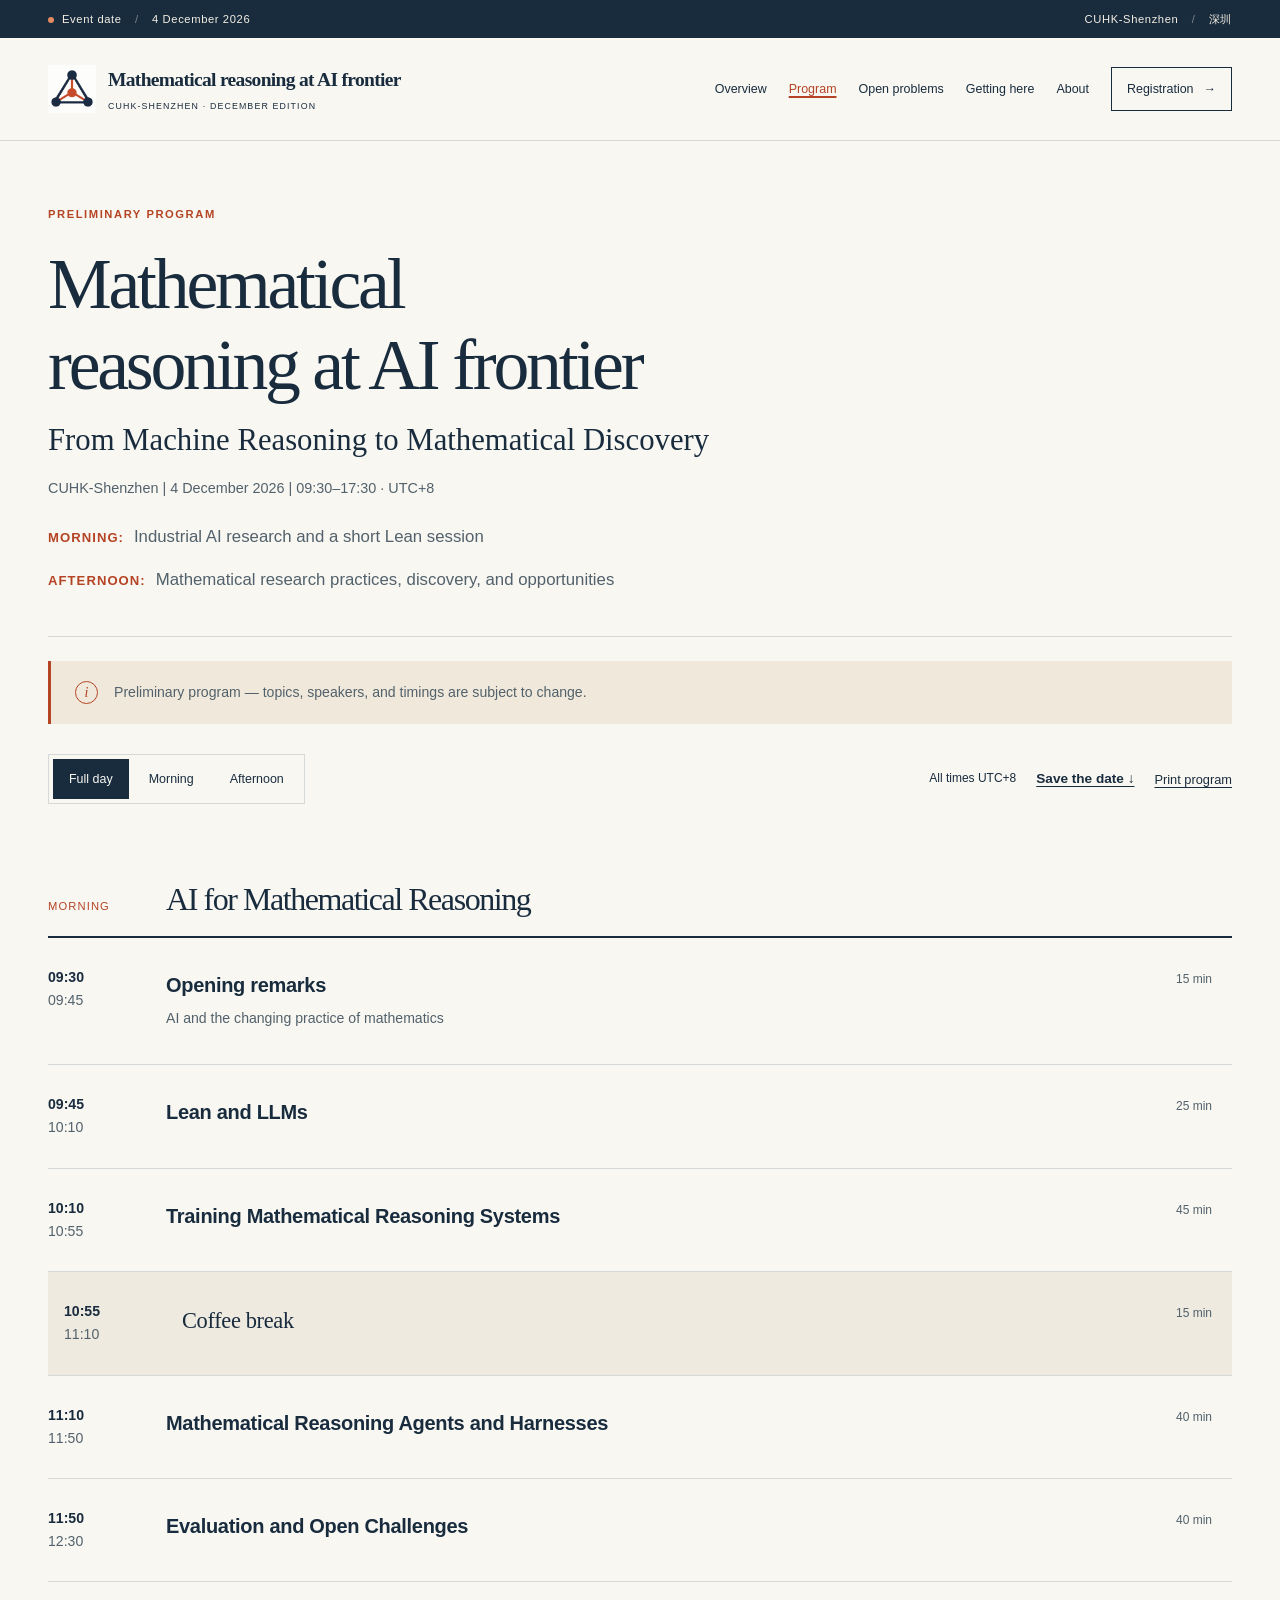
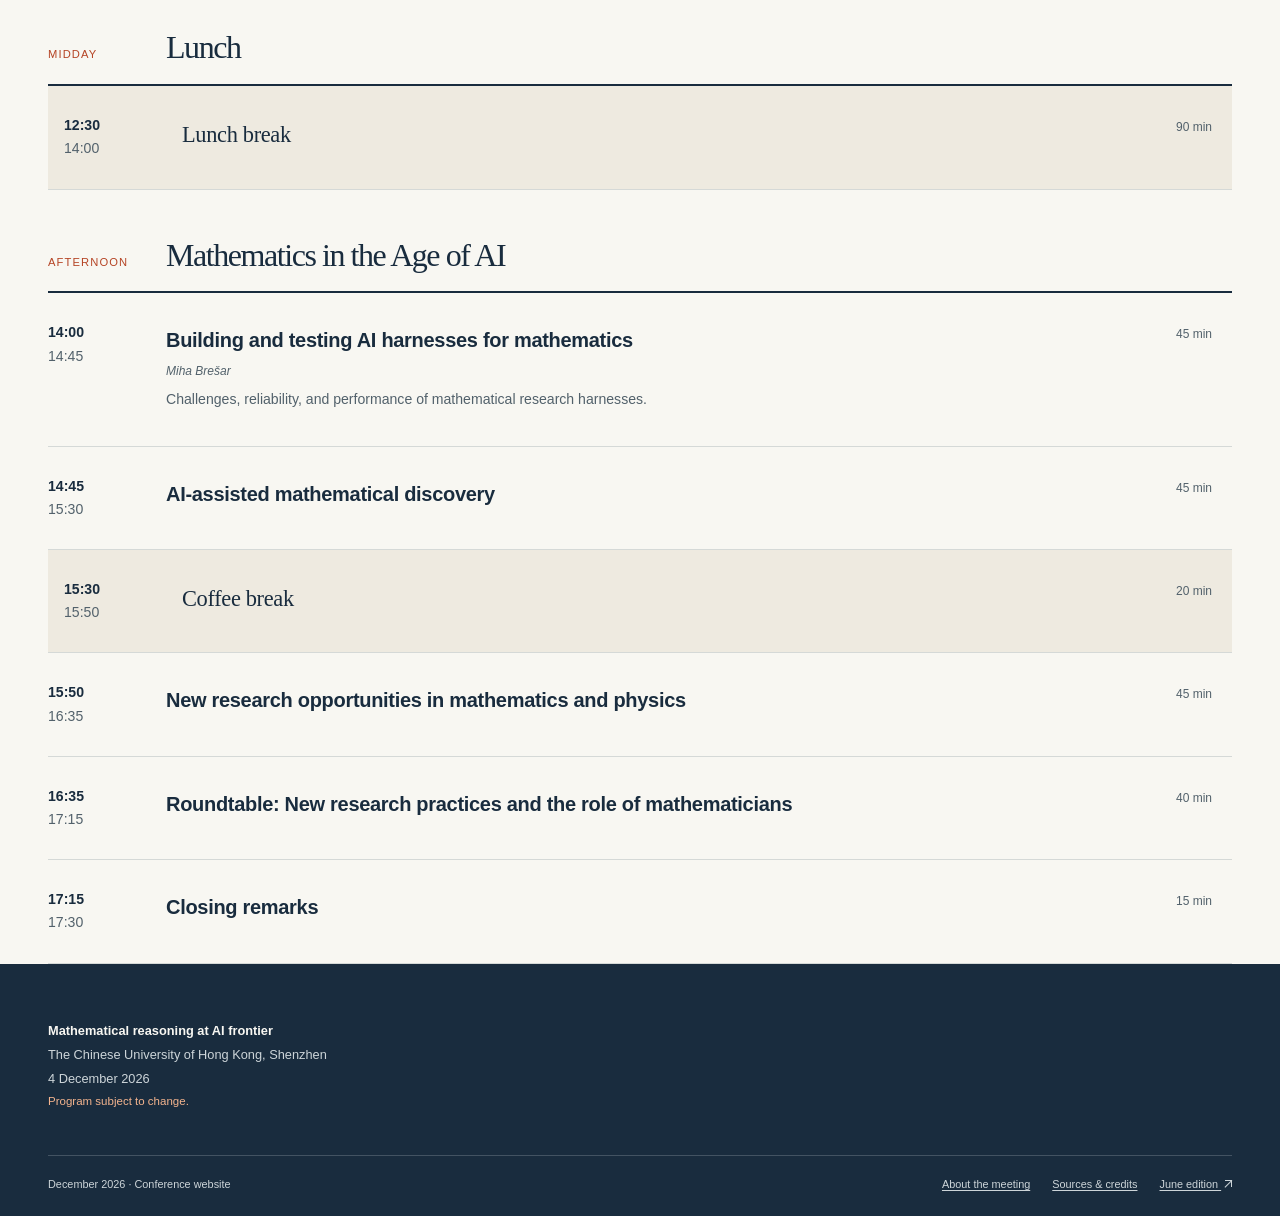
<file: program.html>
<!doctype html>
<html lang="en">
<head>
  <meta charset="utf-8">
  <meta name="viewport" content="width=device-width, initial-scale=1">
  <meta name="description" content="Preliminary Mathematical reasoning at AI frontier program at CUHK-Shenzhen: industrial AI research, Lean and LLMs, and mathematics in the age of AI.">
  <meta name="theme-color" content="#192c3e">
  <meta property="og:title" content="Program | Mathematical reasoning at AI frontier">
  <meta property="og:description" content="Preliminary Mathematical reasoning at AI frontier program at CUHK-Shenzhen: industrial AI research, Lean and LLMs, and mathematics in the age of AI.">
  <meta property="og:type" content="website">
  <title>Program | Mathematical reasoning at AI frontier · CUHK-Shenzhen</title>
  <link rel="icon" href="assets/images/conference-icon.png" type="image/png">
  <link rel="stylesheet" href="assets/css/styles.css?v=graph-icon">
  <script src="assets/js/event-config.js?v=date-20261204" defer></script>
  <script src="assets/js/main.js?v=website-wording" defer></script>
</head>
<body>
<a class="skip-link" href="#main">Skip to content</a>
<div class="announcement"><div class="container announcement-inner"><span><span class="status-dot"></span><span data-date-status>Event date</span> <span class="announcement-separator">/</span> <span data-event-date>4 December 2026</span></span><span>CUHK-Shenzhen <span class="announcement-separator">/</span> 深圳</span></div></div>
<header class="site-header">
 <div class="container header-inner">
  <a class="brand" href="index.html" aria-label="Mathematical reasoning at AI frontier, home"><img class="brand-symbol" src="assets/images/conference-icon.png" alt="" width="48" height="48" aria-hidden="true"><span><strong>Mathematical reasoning at AI frontier</strong><small>CUHK-SHENZHEN · DECEMBER EDITION</small></span></a>
  <button class="menu-toggle" type="button" aria-expanded="false" aria-controls="site-nav" hidden><span>Menu</span><span class="menu-icon" aria-hidden="true"></span></button>
  <nav id="site-nav" aria-label="Main navigation"><a href="index.html">Overview</a>
<a href="program.html" aria-current="page">Program</a>
<a href="problems.html">Open problems</a>
<a href="venue.html">Getting here</a>
<a href="about.html?v=jingbang-profile">About</a><a class="nav-register" href="registration.html?v=participation-link">Registration <span aria-hidden="true">→</span></a></nav>
 </div>
</header>
<main id="main" tabindex="-1">
<section class="page-intro container">
 <div class="eyebrow">PRELIMINARY PROGRAM</div>
 <h1>Mathematical reasoning at AI frontier</h1>
 <p class="program-subtitle">From Machine Reasoning to Mathematical Discovery</p>
 <p class="program-date">CUHK-Shenzhen | <span data-event-date>4 December 2026</span> | <span data-event-hours>09:30–17:30</span> · UTC+8</p>
 <div class="program-overview">
  <p><strong class="program-period-label">MORNING:</strong> Industrial AI research and a short Lean session</p>
  <p><strong class="program-period-label">AFTERNOON:</strong> Mathematical research practices, discovery, and opportunities</p>
 </div>
</section>
<div class="container"><div class="notice"><span class="notice-mark" aria-hidden="true">i</span><p>Preliminary program — topics, speakers, and timings are subject to change.</p></div>
<div class="program-toolbar"><div class="filter-group" role="group" aria-label="Show sessions" hidden><button type="button" data-filter="all" aria-pressed="true">Full day</button><button type="button" data-filter="morning" aria-pressed="false">Morning</button><button type="button" data-filter="afternoon" aria-pressed="false">Afternoon</button></div><div class="toolbar-links"><span>All times UTC+8</span><a class="text-link calendar-link" href="conference.ics" download>Save the date ↓</a><button type="button" class="text-button print-button" hidden>Print program</button></div></div></div>
<div class="container schedule-container">
<section class="schedule-block" id="morning" data-period="morning">
<div class="schedule-heading"><span>Morning</span><h2>AI for Mathematical Reasoning</h2></div>
<article class="schedule-row">
 <div class="session-time"><time datetime="09:30">09:30</time><span>09:45</span></div>
 <div class="session-content"><h3>Opening remarks</h3>
  <p>AI and the changing practice of mathematics</p>
 </div><span class="session-duration">15 min</span>
</article>
<article class="schedule-row">
 <div class="session-time"><time datetime="09:45">09:45</time><span>10:10</span></div>
 <div class="session-content"><h3>Lean and LLMs</h3>
 </div><span class="session-duration">25 min</span>
</article>
<article class="schedule-row">
 <div class="session-time"><time datetime="10:10">10:10</time><span>10:55</span></div>
 <div class="session-content"><h3>Training Mathematical Reasoning Systems</h3>
 </div><span class="session-duration">45 min</span>
</article>
<article class="schedule-row schedule-break">
 <div class="session-time"><time datetime="10:55">10:55</time><span>11:10</span></div>
 <div class="session-content"><h3>Coffee break</h3>
 </div><span class="session-duration">15 min</span>
</article>
<article class="schedule-row">
 <div class="session-time"><time datetime="11:10">11:10</time><span>11:50</span></div>
 <div class="session-content"><h3>Mathematical Reasoning Agents and Harnesses</h3>
 </div><span class="session-duration">40 min</span>
</article>
<article class="schedule-row">
 <div class="session-time"><time datetime="11:50">11:50</time><span>12:30</span></div>
 <div class="session-content"><h3>Evaluation and Open Challenges</h3>
 </div><span class="session-duration">40 min</span>
</article>
</section>
<section class="schedule-block" id="midday" data-period="midday">
<div class="schedule-heading"><span>Midday</span><h2>Lunch</h2></div>
<article class="schedule-row schedule-break">
 <div class="session-time"><time datetime="12:30">12:30</time><span>14:00</span></div>
 <div class="session-content"><h3>Lunch break</h3>
 </div><span class="session-duration">90 min</span>
</article>
</section>
<section class="schedule-block" id="afternoon" data-period="afternoon">
<div class="schedule-heading"><span>Afternoon</span><h2>Mathematics in the Age of AI</h2></div>
<article class="schedule-row">
 <div class="session-time"><time datetime="14:00">14:00</time><span>14:45</span></div>
 <div class="session-content"><h3>Building and testing AI harnesses for mathematics</h3>
  <p class="speaker-status">Miha Brešar</p>
  <p>Challenges, reliability, and performance of mathematical research harnesses.</p>
 </div><span class="session-duration">45 min</span>
</article>
<article class="schedule-row">
 <div class="session-time"><time datetime="14:45">14:45</time><span>15:30</span></div>
 <div class="session-content"><h3>AI-assisted mathematical discovery</h3>
 </div><span class="session-duration">45 min</span>
</article>
<article class="schedule-row schedule-break">
 <div class="session-time"><time datetime="15:30">15:30</time><span>15:50</span></div>
 <div class="session-content"><h3>Coffee break</h3>
 </div><span class="session-duration">20 min</span>
</article>
<article class="schedule-row">
 <div class="session-time"><time datetime="15:50">15:50</time><span>16:35</span></div>
 <div class="session-content"><h3>New research opportunities in mathematics and physics</h3>
 </div><span class="session-duration">45 min</span>
</article>
<article class="schedule-row" id="roundtable">
 <div class="session-time"><time datetime="16:35">16:35</time><span>17:15</span></div>
 <div class="session-content"><h3>Roundtable: New research practices and the role of mathematicians</h3>
 </div><span class="session-duration">40 min</span>
</article>
<article class="schedule-row" id="closing">
 <div class="session-time"><time datetime="17:15">17:15</time><span>17:30</span></div>
 <div class="session-content"><h3>Closing remarks</h3>
 </div><span class="session-duration">15 min</span>
</article>
</section>
</div>

</main>
<footer class="site-footer"><div class="container footer-top"><div class="footer-details"><strong>Mathematical reasoning at AI frontier</strong><span>The Chinese University of Hong Kong, Shenzhen</span><span data-event-date>4 December 2026</span><small>Program subject to change.</small></div></div><div class="container footer-bottom"><span>December 2026 · Conference website</span><div><a href="about.html?v=jingbang-profile">About the meeting</a><a href="credits.html">Sources &amp; credits</a><a href="https://rybindmitry.github.io/events/ai-math-day.html" target="_blank" rel="noopener noreferrer">June edition&nbsp;<span class="external-arrow" aria-hidden="true"></span></a></div></div></footer><div class="toast" role="status" aria-live="polite"></div>
</body>
</html>
</file>
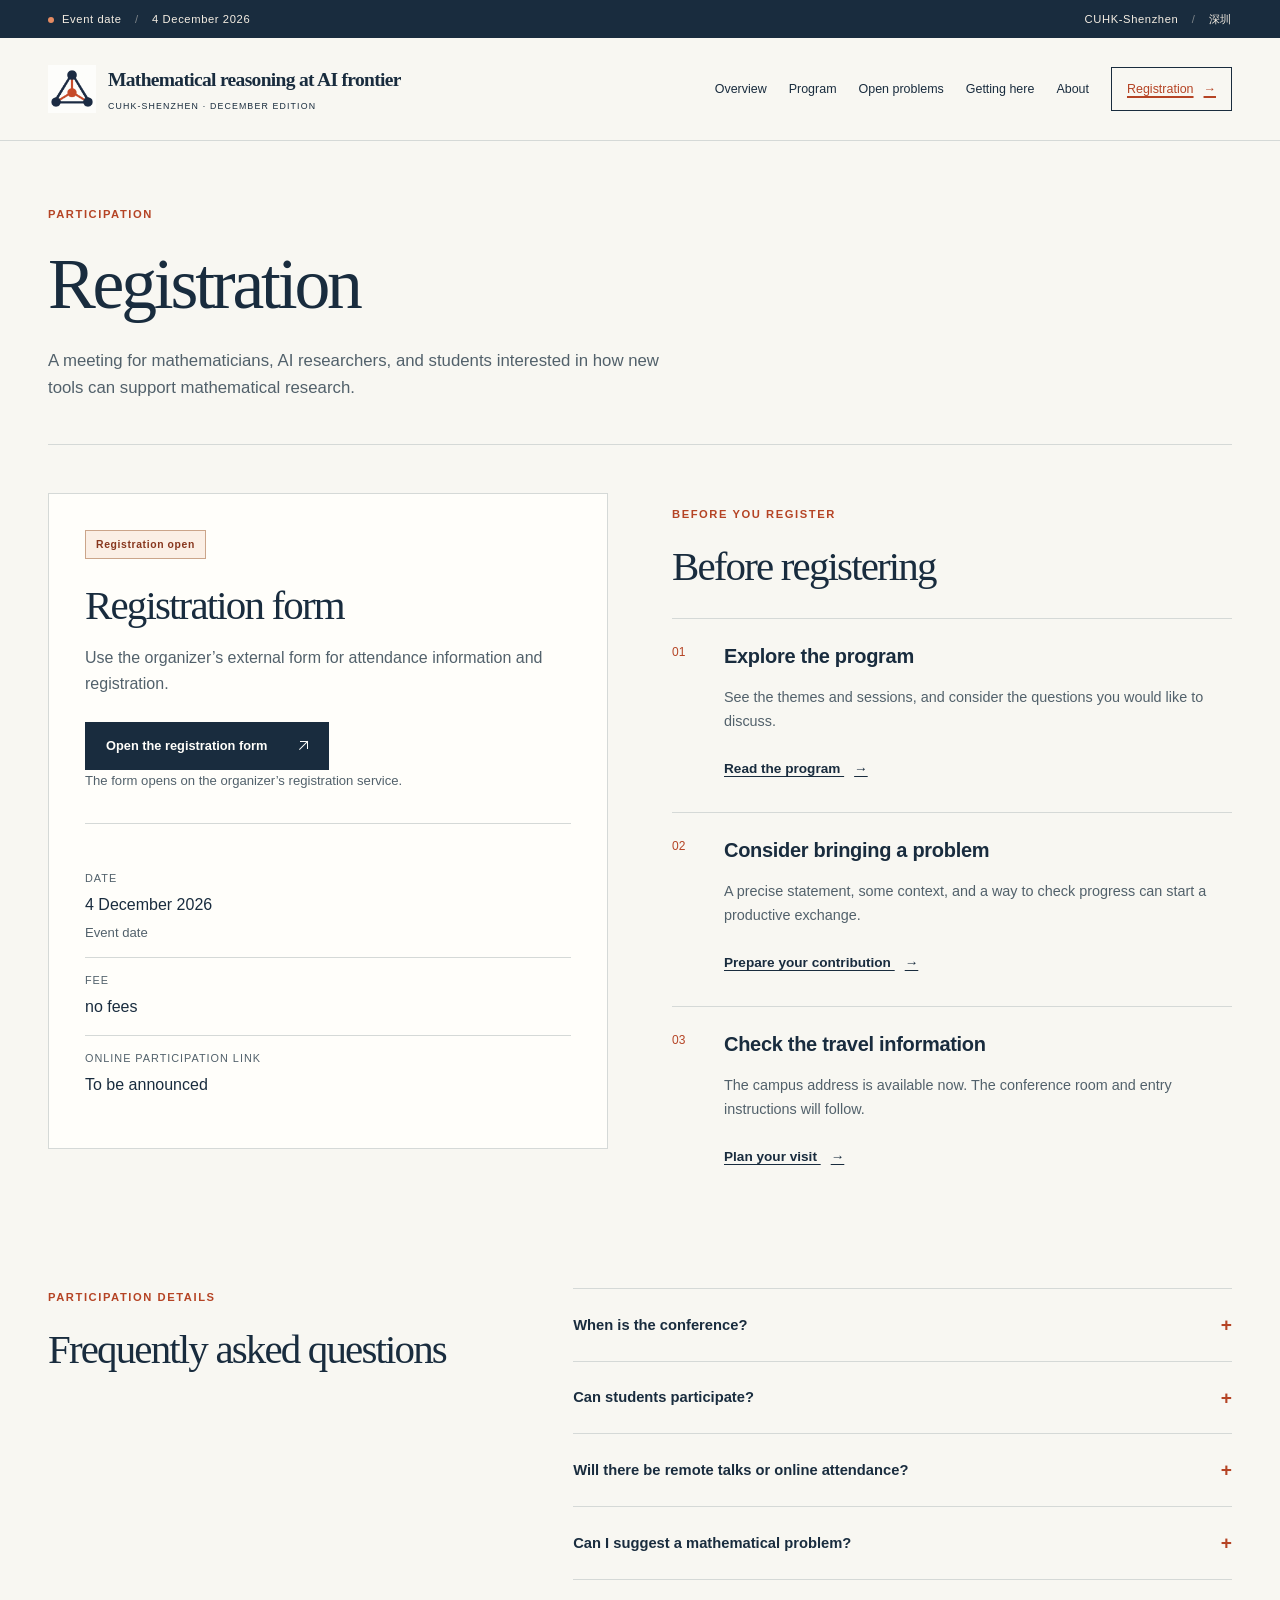
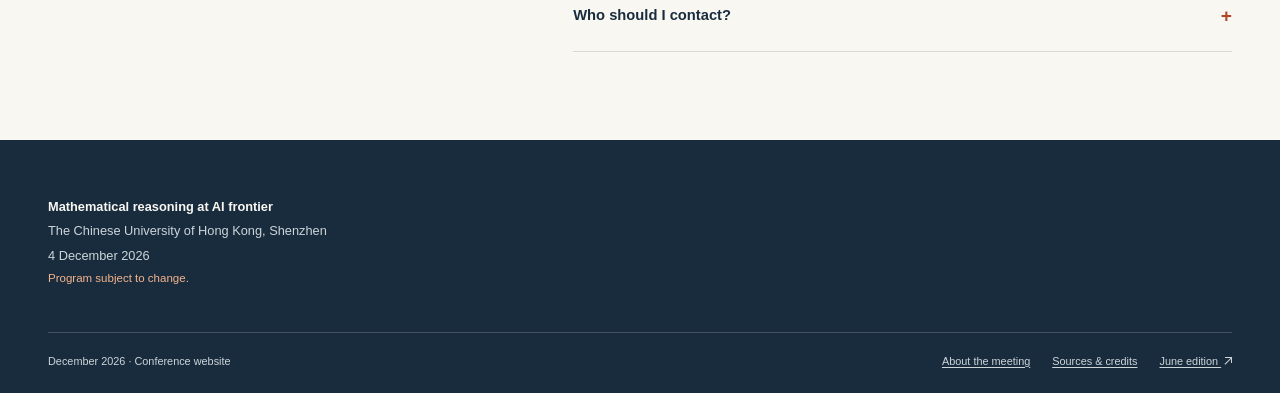
<file: registration.html>
<!doctype html>
<html lang="en">
<head>
  <meta charset="utf-8">
  <meta name="viewport" content="width=device-width, initial-scale=1">
  <meta name="description" content="Registration information for Mathematical reasoning at AI frontier at CUHK-Shenzhen. Register using the organizer’s Microsoft form. There are no fees. Attendance details are available through the registration form.">
  <meta name="theme-color" content="#192c3e">
  <meta property="og:title" content="Registration | Mathematical reasoning at AI frontier">
  <meta property="og:description" content="Registration information for Mathematical reasoning at AI frontier at CUHK-Shenzhen. Register using the organizer’s Microsoft form. There are no fees. Attendance details are available through the registration form.">
  <meta property="og:type" content="website">
  <title>Registration | Mathematical reasoning at AI frontier · CUHK-Shenzhen</title>
  <link rel="icon" href="assets/images/conference-icon.png" type="image/png">
  <link rel="stylesheet" href="assets/css/styles.css?v=graph-icon">
  <script src="assets/js/event-config.js?v=date-20261204" defer></script>
  <script src="assets/js/main.js?v=website-wording" defer></script>
</head>
<body>
<a class="skip-link" href="#main">Skip to content</a>
<div class="announcement"><div class="container announcement-inner"><span><span class="status-dot"></span><span data-date-status>Event date</span> <span class="announcement-separator">/</span> <span data-event-date>4 December 2026</span></span><span>CUHK-Shenzhen <span class="announcement-separator">/</span> 深圳</span></div></div>
<header class="site-header">
 <div class="container header-inner">
  <a class="brand" href="index.html" aria-label="Mathematical reasoning at AI frontier, home"><img class="brand-symbol" src="assets/images/conference-icon.png" alt="" width="48" height="48" aria-hidden="true"><span><strong>Mathematical reasoning at AI frontier</strong><small>CUHK-SHENZHEN · DECEMBER EDITION</small></span></a>
  <button class="menu-toggle" type="button" aria-expanded="false" aria-controls="site-nav" hidden><span>Menu</span><span class="menu-icon" aria-hidden="true"></span></button>
  <nav id="site-nav" aria-label="Main navigation"><a href="index.html">Overview</a>
<a href="program.html">Program</a>
<a href="problems.html">Open problems</a>
<a href="venue.html">Getting here</a>
<a href="about.html?v=jingbang-profile">About</a><a class="nav-register" href="registration.html?v=participation-link" aria-current="page">Registration <span aria-hidden="true">→</span></a></nav>
 </div>
</header>
<main id="main" tabindex="-1">
<section class="page-intro container"><div class="eyebrow">PARTICIPATION</div><h1>Registration</h1><p class="page-lead">A meeting for mathematicians, AI researchers, and students interested in how new tools can support mathematical research.</p></section>
<section class="container registration-layout section-top-small">
 <div class="registration-panel"><span class="pill" data-registration-state>Registration open</span><h2 data-registration-heading>Registration form</h2><p data-registration-message>Use the organizer’s external form for attendance information and registration.</p><div class="registration-closed" hidden><div class="opening-line"><span class="status-dot"></span>Sign-up is not open yet</div><p class="small">No registration opening date has been confirmed. Check this page for updates.</p></div><div class="registration-open"><a class="button button-primary registration-external" href="https://forms.cloud.microsoft/Pages/ResponsePage.aspx?id=eouJ5YecS0qyKi3z81XgHrqXUbSx0-BNiJA8Po9fctVUQTVaR0dBVkVWRFNMREcwWko1SjYyUUdVVC4u" target="_blank" rel="noopener noreferrer">Open the registration form&nbsp;<span class="external-arrow" aria-hidden="true"></span></a><p class="small">The form opens on the organizer’s registration service.</p></div><div class="registration-qr" hidden><img alt="QR code linking to the conference registration form" width="180" height="180"><p class="small">Scan to register, or use the link above.</p></div><hr><dl class="info-list"><div><dt>Date</dt><dd><span data-event-date>4 December 2026</span> <small data-date-status>Event date</small></dd></div><div><dt>Fee</dt><dd data-config="feeLabel">no fees</dd></div><div><dt>Online participation link</dt><dd data-config="onlineParticipation">To be announced</dd></div></dl></div>
 <div class="registration-aside"><div class="eyebrow">BEFORE YOU REGISTER</div><h2>Before registering</h2><ol class="numbered-steps"><li><span>01</span><div><h3>Explore the program</h3><p>See the themes and sessions, and consider the questions you would like to discuss.</p><a class="text-link" href="program.html">Read the program <span aria-hidden="true">→</span></a></div></li><li><span>02</span><div><h3>Consider bringing a problem</h3><p>A precise statement, some context, and a way to check progress can start a productive exchange.</p><a class="text-link" href="problems.html">Prepare your contribution <span aria-hidden="true">→</span></a></div></li><li><span>03</span><div><h3>Check the travel information</h3><p>The campus address is available now. The conference room and entry instructions will follow.</p><a class="text-link" href="venue.html">Plan your visit <span aria-hidden="true">→</span></a></div></li></ol></div>
</section>
<section class="section container faq-section"><div><div class="eyebrow">PARTICIPATION DETAILS</div><h2>Frequently asked questions</h2></div><div class="faq-list"><details><summary>When is the conference?<span aria-hidden="true">+</span></summary><p><span data-event-date>4 December 2026</span>. Event hours are 09:30–17:30 (China Standard Time, UTC+8).</p></details><details><summary>Can students participate?<span aria-hidden="true">+</span></summary><p>The meeting welcomes students and researchers interested in AI for mathematics. Check the registration form for current capacity and participation arrangements.</p></details><details><summary>Will there be remote talks or online attendance?<span aria-hidden="true">+</span></summary><p>Online participation and any streaming arrangements are still being considered. Confirmed information will appear here.</p></details><details><summary>Can I suggest a mathematical problem?<span aria-hidden="true">+</span></summary><p>Yes. The existing open-problem database accepts contributions independently of this event. Visit the <a href="problems.html">open-problems page</a> for the link and a preparation template. The preliminary conference program does not include a dedicated problem-pitch session.</p></details><details><summary>Who should I contact?<span aria-hidden="true">+</span></summary><p class="contact-unconfigured" hidden>The December organizing committee and contact address will be announced here.</p><p class="contact-configured">For questions about the meeting, email <a class="contact-link" href="mailto:cosmelouart@cuhk.edu.cn">cosmelouart@cuhk.edu.cn</a>.</p></details></div></section>

</main>
<footer class="site-footer"><div class="container footer-top"><div class="footer-details"><strong>Mathematical reasoning at AI frontier</strong><span>The Chinese University of Hong Kong, Shenzhen</span><span data-event-date>4 December 2026</span><small>Program subject to change.</small></div></div><div class="container footer-bottom"><span>December 2026 · Conference website</span><div><a href="about.html?v=jingbang-profile">About the meeting</a><a href="credits.html">Sources &amp; credits</a><a href="https://rybindmitry.github.io/events/ai-math-day.html" target="_blank" rel="noopener noreferrer">June edition&nbsp;<span class="external-arrow" aria-hidden="true"></span></a></div></div></footer><div class="toast" role="status" aria-live="polite"></div>
</body>
</html>
</file>
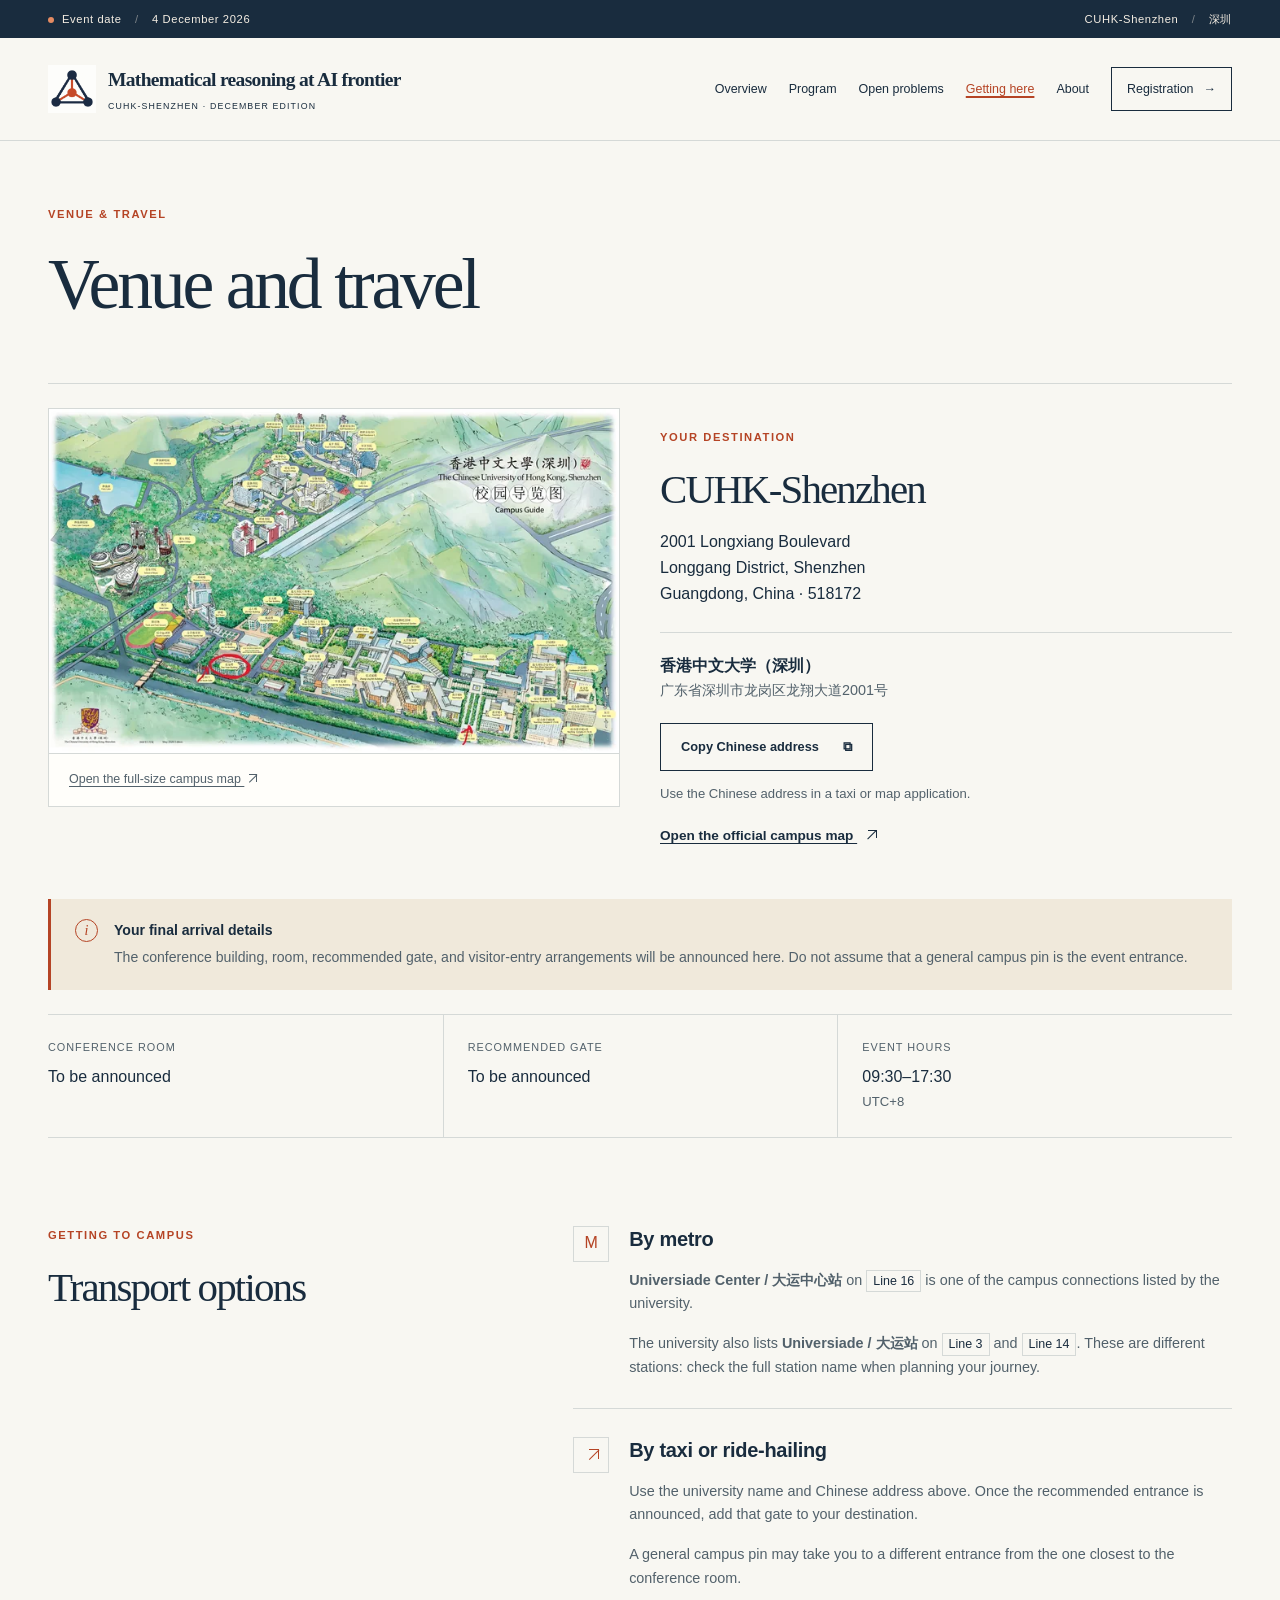
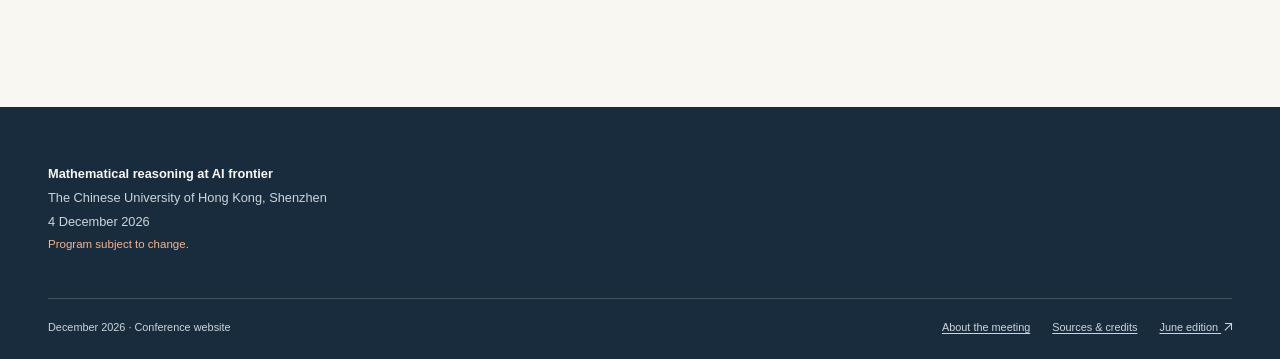
<file: venue.html>
<!doctype html>
<html lang="en">
<head>
  <meta charset="utf-8">
  <meta name="viewport" content="width=device-width, initial-scale=1">
  <meta name="description" content="Travel information for CUHK-Shenzhen: university address, Chinese taxi destination, nearby metro stations, and official campus map.">
  <meta name="theme-color" content="#192c3e">
  <meta property="og:title" content="Getting here | Mathematical reasoning at AI frontier">
  <meta property="og:description" content="Travel information for CUHK-Shenzhen: university address, Chinese taxi destination, nearby metro stations, and official campus map.">
  <meta property="og:type" content="website">
  <title>Getting here | Mathematical reasoning at AI frontier · CUHK-Shenzhen</title>
  <link rel="icon" href="assets/images/conference-icon.png" type="image/png">
  <link rel="stylesheet" href="assets/css/styles.css?v=graph-icon">
  <script src="assets/js/event-config.js?v=date-20261204" defer></script>
  <script src="assets/js/main.js?v=website-wording" defer></script>
</head>
<body>
<a class="skip-link" href="#main">Skip to content</a>
<div class="announcement"><div class="container announcement-inner"><span><span class="status-dot"></span><span data-date-status>Event date</span> <span class="announcement-separator">/</span> <span data-event-date>4 December 2026</span></span><span>CUHK-Shenzhen <span class="announcement-separator">/</span> 深圳</span></div></div>
<header class="site-header">
 <div class="container header-inner">
  <a class="brand" href="index.html" aria-label="Mathematical reasoning at AI frontier, home"><img class="brand-symbol" src="assets/images/conference-icon.png" alt="" width="48" height="48" aria-hidden="true"><span><strong>Mathematical reasoning at AI frontier</strong><small>CUHK-SHENZHEN · DECEMBER EDITION</small></span></a>
  <button class="menu-toggle" type="button" aria-expanded="false" aria-controls="site-nav" hidden><span>Menu</span><span class="menu-icon" aria-hidden="true"></span></button>
  <nav id="site-nav" aria-label="Main navigation"><a href="index.html">Overview</a>
<a href="program.html">Program</a>
<a href="problems.html">Open problems</a>
<a href="venue.html" aria-current="page">Getting here</a>
<a href="about.html?v=jingbang-profile">About</a><a class="nav-register" href="registration.html?v=participation-link">Registration <span aria-hidden="true">→</span></a></nav>
 </div>
</header>
<main id="main" tabindex="-1">
<section class="page-intro container"><div class="eyebrow">VENUE &amp; TRAVEL</div><h1>Venue and travel</h1></section>
<section class="container venue-lead"><figure class="venue-map"><a class="campus-map-link" href="assets/images/campus-map.jpg" target="_blank" rel="noopener noreferrer"><img src="assets/images/campus-map-preview.webp" srcset="assets/images/campus-map-small.webp 700w, assets/images/campus-map-preview.webp 1400w" sizes="(max-width: 760px) 100vw, 50vw" alt="CUHK-Shenzhen campus guide, May 2026 edition, showing buildings, roads, and campus gates" width="1400" height="847" decoding="async" fetchpriority="high"></a><figcaption><a href="assets/images/campus-map.jpg" target="_blank" rel="noopener noreferrer">Open the full-size campus map&nbsp;<span class="external-arrow" aria-hidden="true"></span></a></figcaption></figure><div class="address-panel"><div class="eyebrow">YOUR DESTINATION</div><h2>CUHK-Shenzhen</h2><address>2001 Longxiang Boulevard<br>Longgang District, Shenzhen<br>Guangdong, China · 518172</address><div class="chinese-address" lang="zh-Hans"><strong>香港中文大学（深圳）</strong><span>广东省深圳市龙岗区龙翔大道2001号</span></div><button class="button button-outline copy-address" type="button" hidden>Copy Chinese address <span aria-hidden="true">⧉</span></button><p class="small">Use the Chinese address in a taxi or map application.</p><a class="text-link" href="https://www.cuhk.edu.cn/en/page/4908" target="_blank" rel="noopener noreferrer">Open the official campus map&nbsp;<span class="external-arrow" aria-hidden="true"></span></a></div></section>
<section class="container section-top-small"><div class="notice"><span class="notice-mark" aria-hidden="true">i</span><div><strong>Your final arrival details</strong><p>The conference building, room, recommended gate, and visitor-entry arrangements will be announced here. Do not assume that a general campus pin is the event entrance.</p></div></div><dl class="venue-details"><div><dt>Conference room</dt><dd data-config="room">To be announced</dd></div><div><dt>Recommended gate</dt><dd data-config="gate">To be announced</dd></div><div><dt>Event hours</dt><dd><span data-event-hours>09:30–17:30</span><small>UTC+8</small></dd></div></dl></section>
<section class="section container travel-layout"><div><div class="eyebrow">GETTING TO CAMPUS</div><h2>Transport options</h2></div><div class="travel-methods"><article><span class="transport-symbol" aria-hidden="true">M</span><div><h3>By metro</h3><p><strong>Universiade Center / 大运中心站</strong> on <span class="metro-line line16">Line 16</span> is one of the campus connections listed by the university.</p><p>The university also lists <strong>Universiade / 大运站</strong> on <span class="metro-line line3">Line 3</span> and <span class="metro-line line14">Line 14</span>. These are different stations: check the full station name when planning your journey.</p></div></article><article><span class="transport-symbol" aria-hidden="true"><span class="external-arrow" aria-hidden="true"></span></span><div><h3>By taxi or ride-hailing</h3><p>Use the university name and Chinese address above. Once the recommended entrance is announced, add that gate to your destination.</p><p>A general campus pin may take you to a different entrance from the one closest to the conference room.</p></div></article></div></section>

</main>
<footer class="site-footer"><div class="container footer-top"><div class="footer-details"><strong>Mathematical reasoning at AI frontier</strong><span>The Chinese University of Hong Kong, Shenzhen</span><span data-event-date>4 December 2026</span><small>Program subject to change.</small></div></div><div class="container footer-bottom"><span>December 2026 · Conference website</span><div><a href="about.html?v=jingbang-profile">About the meeting</a><a href="credits.html">Sources &amp; credits</a><a href="https://rybindmitry.github.io/events/ai-math-day.html" target="_blank" rel="noopener noreferrer">June edition&nbsp;<span class="external-arrow" aria-hidden="true"></span></a></div></div></footer><div class="toast" role="status" aria-live="polite"></div>
</body>
</html>
</file>
<file: assets/css/styles.css>
/* Shared static-site styles. No external fonts or runtime dependencies. */
:root {
  --ink: #192c3e;
  --muted: #52616b;
  --paper: #f8f7f2;
  --white: #fffefa;
  --line: #d5d9d7;
  --accent: #b54425;
  --orange: #e58b62;
  --soft: #eeeae0;
  --serif: Georgia, 'Times New Roman', serif;
  --sans: -apple-system, BlinkMacSystemFont, 'Segoe UI', sans-serif;
}
* { box-sizing: border-box; }
html { scroll-behavior: smooth; scroll-padding-top: 2rem; }
body { margin: 0; background: var(--paper); color: var(--ink); font: 1rem/1.65 var(--sans); }
[hidden] { display: none !important; }
::selection { background: #f3c5a9; color: var(--ink); }
a { color: inherit; text-underline-offset: .22em; text-decoration-thickness: 1px; }
a:hover { color: var(--accent); }
button, input { font: inherit; }
button, a { -webkit-tap-highlight-color: transparent; }
button { cursor: pointer; }
:focus-visible { outline: 3px solid var(--accent); outline-offset: 5px; }
img { display: block; max-width: 100%; height: auto; }
figure, dl, dd { margin: 0; }
h1, h2, h3, p { margin: 0 0 1rem; }
h1, h2, h3 { line-height: 1.12; font-weight: 500; text-wrap: balance; }
h1, h2 { font-family: var(--serif); letter-spacing: -.045em; }
h1 { font-size: clamp(3rem, 5.6vw, 5.5rem); }
h2 { font-size: clamp(2rem, 3.2vw, 3rem); }
h3 { font-size: 1.25rem; font-weight: 600; line-height: 1.35; letter-spacing: -.015em; }
h1 em, h2 em { font-weight: 400; color: var(--accent); }
p { color: var(--muted); }
p:last-child { margin-bottom: 0; }
small, .small, .source-note { font-size: .82rem; line-height: 1.65; }
strong { font-weight: 600; }
hr { border: 0; border-top: 1px solid var(--line); margin: 2rem 0; }
.container { width: min(1200px, calc(100% - 96px)); margin-inline: auto; }
.section { padding-block: 88px; }
.section-top-small { padding-top: 24px; }
.section-bottom { padding-bottom: 88px; }
.eyebrow { color: var(--accent); font-size: .7rem; font-weight: 700; letter-spacing: .14em; line-height: 1.65; margin-bottom: 1.3rem; text-transform: uppercase; }
.muted, figcaption { color: var(--muted); }
figcaption { font-size: .73rem; line-height: 1.6; padding-top: .75rem; }
.skip-link { position: fixed; z-index: 20; top: 8px; left: 8px; padding: .7rem 1.2rem; background: var(--white); transform: translateY(-150%); }
.skip-link:focus { transform: translateY(0); }
.sr-only { position: absolute; width: 1px; height: 1px; padding: 0; margin: -1px; overflow: hidden; clip-path: inset(50%); white-space: nowrap; border: 0; }
.announcement { background: var(--ink); color: #f5eee3; font-size: .7rem; letter-spacing: .055em; }
.announcement-inner { min-height: 38px; display: flex; justify-content: space-between; align-items: center; gap: 12px; }
.announcement-separator { opacity: .45; margin-inline: .6rem; }
.status-dot { display: inline-block; width: 6px; height: 6px; border-radius: 50%; background: var(--orange); margin-right: .5rem; vertical-align: middle; }
.site-header { border-bottom: 1px solid var(--line); }
.header-inner { display: flex; justify-content: space-between; align-items: center; gap: 24px; min-height: 102px; }
.brand { display: flex; align-items: center; gap: 12px; text-decoration: none; flex-shrink: 0; }
.brand-symbol { display: block; width: 48px; height: 48px; flex: 0 0 auto; object-fit: contain; }
.brand strong { display: block; font-family: var(--serif); font-size: 1.22rem; letter-spacing: -.035em; }
.brand i { font-weight: 400; }
.brand small { display: block; font-size: .55rem; letter-spacing: .13em; margin-top: 3px; }
#site-nav { display: flex; align-items: center; gap: 22px; }
#site-nav a { display: flex; align-items: center; gap: 10px; min-height: 44px; font-size: .78rem; text-decoration: none; white-space: nowrap; }
#site-nav a[aria-current] { color: var(--accent); text-decoration: underline; text-decoration-thickness: 2px; }
#site-nav .nav-register { padding-inline: 15px; border: 1px solid var(--ink); }
#site-nav .nav-register:hover { background: var(--ink); color: var(--white); }
.menu-toggle { min-height: 44px; padding: 8px 12px; border: 1px solid var(--line); background: transparent; color: var(--ink); align-items: center; gap: 12px; }
.menu-icon, .menu-icon::after { display: block; width: 16px; height: 1px; background: currentColor; }
.menu-icon::after { content: ''; transform: translateY(5px); }
.actions { display: flex; flex-wrap: wrap; align-items: center; gap: 16px; margin-top: 1.7rem; }
.button { display: inline-flex; justify-content: center; align-items: center; gap: 24px; min-height: 48px; padding: 12px 20px; font-size: .8rem; font-weight: 600; line-height: 1.6; text-decoration: none; border: 1px solid transparent; text-align: center; }
.button-primary { background: var(--ink); color: var(--white); }
.button-primary:hover { background: var(--accent); color: white; }
.button-outline { border-color: var(--ink); background: transparent; color: var(--ink); }
.button-outline:hover { background: var(--ink); color: var(--white); }
.button-text { padding-inline: 0; }
.button-text:hover { text-decoration: underline; }
.button-light { background: var(--paper); color: var(--ink); }
.button-light:hover { background: #f3c5a9; color: var(--ink); }
.text-link { display: inline-block; font-size: .85rem; font-weight: 600; padding-block: 8px; }
.text-link span { margin-left: 10px; }
.external-arrow { display: inline-block; position: relative; width: .7em; height: .7em; margin-left: .3em; vertical-align: .05em; flex: 0 0 .7em; }
.external-arrow::before { content: ''; position: absolute; inset: 0 0 auto auto; width: .55em; height: .55em; border-top: 1px solid currentColor; border-right: 1px solid currentColor; }
.external-arrow::after { content: ''; position: absolute; top: 0; right: 0; width: .9em; border-top: 1px solid currentColor; transform: rotate(-45deg); transform-origin: right; }
.hero { display: grid; grid-template-columns: 1.12fr 1fr; gap: 56px; padding-block: 64px 48px; align-items: center; }
.hero h1 { font-size: clamp(3.8rem, 5.7vw, 5.6rem); line-height: 1.04; margin-bottom: 20px; }
.hero h1 em { font-size: .78em; }
.orange-dot { color: var(--accent); }
.mini-rule { display: inline-block; width: 22px; height: 1px; background: currentColor; vertical-align: middle; margin-right: 8px; }
.hero-description { max-width: 440px; font-size: .95rem; }
.hero-note { font-size: .75rem; margin-top: 20px; }
.hero-art-wrap { position: relative; background: var(--ink); overflow: hidden; }
.hero-art-wrap > img { width: 100%; aspect-ratio: 1.08; object-fit: cover; }
.hero-art-wrap.hero-photo-wrap > img { aspect-ratio: 3 / 2; }
.date-stamp { position: absolute; top: 22px; left: 22px; display: grid; grid-template-columns: auto auto; column-gap: 10px; background: var(--paper); padding: 14px 18px 10px; }
.date-stamp > span { font-family: var(--serif); font-size: 2.8rem; line-height: 1; }
.date-stamp > div { display: grid; align-content: center; }
.date-stamp strong { font-size: .8rem; line-height: 1.1; }
.date-stamp small { font-size: .65rem; }
.date-stamp .stamp-label { grid-column: 1/-1; border-top: 1px solid var(--line); padding-top: 5px; margin-top: 8px; color: var(--accent); }
.art-label { display: flex; align-items: flex-end; justify-content: space-between; gap: 16px; position: absolute; bottom: 24px; left: 24px; right: 24px; font-size: .61rem; letter-spacing: .12em; line-height: 1.6; color: #f8f7f2; }
.art-label > span:last-child { font-size: 1.5rem; color: var(--orange); }
.event-strip { display: grid; grid-template-columns: repeat(4, 1fr); border-block: 1px solid var(--line); padding-block: 26px; }
.event-strip > div { border-left: 1px solid var(--line); padding-inline: 26px; }
.event-strip > div:first-child { border-left: 0; padding-left: 0; }
dt { font-size: .68rem; letter-spacing: .09em; text-transform: uppercase; color: var(--muted); margin-bottom: 8px; }
.event-strip dd { font-size: 1rem; font-weight: 600; }
.event-strip small { display: block; color: var(--muted); font-size: .72rem; font-weight: 400; }
.section-heading, .split-section, .final-split { display: grid; grid-template-columns: 1fr 1fr; gap: 64px; align-items: start; }
.section-heading { align-items: end; margin-bottom: 40px; }
.section-heading > p { max-width: 440px; }
.section-heading h2 { margin-bottom: 0; }
.themes-heading { margin-bottom: 40px; }
.theme-grid { display: grid; grid-template-columns: repeat(3, 1fr); gap: 32px; }
.theme-grid article { padding-top: 24px; border-top: 1px solid var(--ink); }
.theme-grid ul { margin: 0; padding-left: 1.2rem; color: var(--muted); font-size: .9rem; }
.theme-grid li + li { margin-top: 12px; }
.theme-grid strong { color: var(--ink); }
.program-peek, .problem-session-band { background: var(--soft); padding-block: 72px; }
.day-outline > a { display: grid; grid-template-columns: 54px 1fr 18px; gap: 18px; border-top: 1px solid #b9c1c2; padding-block: 22px; text-decoration: none; }
.day-outline > a:last-child { border-bottom: 1px solid #b9c1c2; }
.outline-time { font-size: .8rem; font-variant-numeric: tabular-nums; color: var(--accent); }
.day-outline small { font-size: .6rem; letter-spacing: .12em; }
.day-outline h3 { margin-block: 6px; font-size: 1.2rem; }
.day-outline p { font-size: .82rem; }
.problem-banner { background: var(--ink); color: var(--paper); display: grid; grid-template-columns: 1fr 1fr; gap: 32px; padding: 48px; align-items: center; }
.problem-banner .eyebrow, .problem-banner h2 em { color: #f4b48e; }
.problem-banner p { color: #cdd5d9; font-size: .9rem; }
.math-art { min-width: 0; }
.math-art img { width: 100%; }
.math-art > span { display: block; color: #cdd5d9; text-align: center; font-family: var(--serif); font-style: italic; font-size: .9rem; }
.final-split { border-top: 1px solid var(--line); }
.site-footer { background: var(--ink); color: var(--paper); padding-block: 56px 22px; }
.footer-top { display: flex; justify-content: space-between; gap: 32px; padding-bottom: 44px; }
.footer-details { display: grid; gap: 3px; font-size: .8rem; color: #cdd5d9; }
.footer-details strong { color: var(--paper); }
.footer-details small { color: #f4b48e; font-size: .72rem; }
.footer-bottom { border-top: 1px solid #435362; padding-top: 20px; display: flex; justify-content: space-between; gap: 24px; font-size: .68rem; color: #cdd5d9; }
.footer-bottom > div { display: flex; flex-wrap: wrap; gap: 22px; }
.site-footer a:hover { color: #f4b48e; }
.page-intro { padding-block: 64px 42px; border-bottom: 1px solid var(--line); margin-bottom: 24px; }
.page-intro h1 { max-width: 900px; }
.page-lead { max-width: 650px; font-size: 1.05rem; margin-top: 22px; }
.program-subtitle { font-family: var(--serif); color: var(--ink); font-size: clamp(1.4rem, 2.4vw, 2rem); line-height: 1.3; }
.program-date { font-size: .9rem; }
.program-overview { max-width: 750px; margin-top: 22px; font-size: 1.05rem; }
.program-overview p + p { margin-top: 12px; }
.program-period-label { color: var(--accent); font-size: .78em; font-weight: 700; letter-spacing: .08em; margin-right: .4em; }
.notice { display: flex; align-items: flex-start; gap: 16px; background: #f0e9db; border-left: 3px solid var(--accent); padding: 20px 24px; font-size: .88rem; }
.notice strong { display: block; margin-bottom: 4px; }
.notice-mark { flex: 0 0 23px; border: 1px solid var(--accent); color: var(--accent); text-align: center; height: 23px; line-height: 21px; border-radius: 50%; font-family: var(--serif); font-style: italic; }
.program-toolbar { display: flex; flex-wrap: wrap; align-items: center; justify-content: space-between; gap: 20px; padding-block: 30px; }
.filter-group { display: inline-flex; flex-wrap: wrap; border: 1px solid var(--line); padding: 4px; gap: 4px; }
.filter-group button { min-height: 40px; border: 0; background: transparent; padding: 8px 16px; color: var(--ink); font-size: .78rem; }
.filter-group button[aria-pressed=true] { background: var(--ink); color: var(--paper); }
.filter-group button:hover { text-decoration: underline; }
.toolbar-links { display: flex; flex-wrap: wrap; align-items: center; gap: 20px; font-size: .75rem; }
.text-button { border: 0; padding: 8px 0; background: transparent; color: var(--ink); font-size: .8rem; text-decoration: underline; text-underline-offset: .2em; min-height: 44px; }
.schedule-block { margin-top: 30px; }
.schedule-heading { display: flex; align-items: baseline; gap: 32px; padding-block: 18px; border-bottom: 2px solid var(--ink); }
.schedule-heading > span { font-size: .7rem; text-transform: uppercase; letter-spacing: .1em; color: var(--accent); min-width: 86px; }
.schedule-heading h2 { font-size: 2rem; margin: 0; min-width: 0; }
.schedule-row { display: grid; grid-template-columns: 86px 1fr 64px; gap: 32px; border-bottom: 1px solid var(--line); padding: 28px 20px 28px 0; }
.session-time { display: grid; align-content: start; font-size: .88rem; font-variant-numeric: tabular-nums; }
.session-time time { font-weight: 600; }
.session-time span { color: var(--muted); }
.session-type { color: var(--accent); font-size: .64rem; letter-spacing: .1em; text-transform: uppercase; }
.session-content h3 { margin-block: 6px 8px; }
.session-content p { font-size: .88rem; margin-bottom: 6px; }
.session-content .speaker-status { font-size: .75rem; font-style: italic; }
.session-duration { color: var(--muted); text-align: right; font-size: .75rem; padding-top: 4px; }
.schedule-break { background: var(--soft); padding-left: 16px; }
.schedule-break h3 { font-family: var(--serif); font-weight: 400; font-size: 1.4rem; }
.simple-callout { padding: 36px; border: 1px solid var(--line); display: flex; flex-wrap: wrap; justify-content: space-between; align-items: center; gap: 24px; }
.simple-callout h2 { font-size: 2rem; }
.simple-callout > div { max-width: 700px; }
.simple-callout .actions { margin-top: 0; }
.registration-layout, .about-grid, .venue-lead, .problem-intro, .travel-layout, .faq-section { display: grid; grid-template-columns: 1fr 1fr; gap: 64px; align-items: start; }
.registration-panel, .about-facts { background: var(--white); padding: 36px; border: 1px solid var(--line); }
.registration-panel h2 { margin-top: 24px; }
.pill { display: inline-flex; align-items: center; padding: 5px 10px; font-size: .65rem; letter-spacing: .06em; font-weight: 600; border: 1px solid #cba58a; color: #88371e; background: #fbefe5; }
.opening-line { font-size: .85rem; font-weight: 600; margin-bottom: 8px; }
.registration-closed { padding: 20px; background: var(--soft); margin-top: 24px; }
.registration-open, .registration-qr { margin-top: 24px; }
.registration-qr img { margin-bottom: 10px; }
.info-list > div { padding-block: 14px; border-bottom: 1px solid var(--line); }
.info-list > div:last-child { border-bottom: 0; }
.info-list small { display: block; color: var(--muted); margin-top: 3px; }
.info-list dt { margin-bottom: 4px; }
.registration-aside { padding-top: 12px; }
.numbered-steps { list-style: none; padding: 0; margin: 28px 0 0; }
.numbered-steps li { display: grid; grid-template-columns: 32px 1fr; gap: 20px; border-top: 1px solid var(--line); padding-block: 24px; }
.numbered-steps li > span { color: var(--accent); font-size: .75rem; }
.numbered-steps p { font-size: .9rem; }
.faq-section { grid-template-columns: .7fr 1fr; }
.faq-list details { border-top: 1px solid var(--line); }
.faq-list details:last-child { border-bottom: 1px solid var(--line); }
.faq-list summary { cursor: pointer; display: flex; align-items: center; justify-content: space-between; gap: 20px; padding-block: 20px; font-size: .92rem; font-weight: 600; list-style: none; }
.faq-list summary::-webkit-details-marker { display: none; }
.faq-list summary > span { color: var(--accent); font-size: 1.2rem; }
.faq-list details[open] summary > span { transform: rotate(45deg); }
.faq-list details p { padding-bottom: 22px; font-size: .9rem; }
.prose h2 { font-size: 2.15rem; }
.spaced-heading { margin-top: 42px; }
.about-grid { grid-template-columns: 1.25fr .8fr; }
.archive-panel { display: grid; grid-template-columns: 160px 1fr; gap: 40px; border-block: 1px solid var(--line); padding-block: 40px; }
.archive-date { display: grid; align-content: start; padding-block: 8px; border-right: 1px solid var(--line); }
.archive-date > span { font-family: var(--serif); font-size: 5rem; line-height: 1; }
.archive-date strong { font-size: .8rem; margin-block: 10px; }
.archive-date small { font-size: .6rem; letter-spacing: .1em; color: var(--accent); }
.problem-guide { padding: 40px; background: var(--soft); }
.problem-guide h2 { font-size: 2.2rem; }
.problem-checklist { display: grid; grid-template-columns: repeat(4, 1fr); gap: 24px; }
.problem-checklist article { border-top: 1px solid var(--line); padding-top: 20px; }
.problem-checklist article > span { display: block; color: var(--accent); font: 2rem/1.2 var(--serif); margin-bottom: 24px; }
.problem-checklist h3 { font-size: 1.1rem; }
.problem-checklist p { font-size: .88rem; }
.download-row { display: flex; flex-wrap: wrap; justify-content: space-between; align-items: center; gap: 24px; margin-top: 32px; padding-top: 24px; border-top: 1px solid var(--line); }
.download-row p { margin: 0; font-size: .9rem; }
.venue-lead { align-items: stretch; gap: 40px; }
.venue-map { align-self: start; background: var(--white); border: 1px solid var(--line); }
.campus-map-link { display: block; }
.campus-map-link img { width: 100%; height: auto; }
.venue-map figcaption { padding: 16px 20px; border-top: 1px solid var(--line); font-size: .78rem; }
.venue-map figcaption p { margin-top: 8px; }
.address-panel { padding-block: 20px; }
address { font-style: normal; margin-bottom: 24px; }
.chinese-address { border-top: 1px solid var(--line); padding-top: 20px; margin-bottom: 20px; }
.chinese-address strong, .chinese-address span { display: block; }
.chinese-address span { color: var(--muted); font-size: .9rem; }
.address-panel .small { margin-block: 12px; }
.venue-details { display: grid; grid-template-columns: repeat(3,1fr); margin-top: 24px; border-block: 1px solid var(--line); }
.venue-details > div { padding: 24px; border-left: 1px solid var(--line); }
.venue-details > div:first-child { padding-left: 0; border-left: 0; }
.venue-details small { display: block; color: var(--muted); }
.travel-layout { grid-template-columns: .7fr 1fr; }
.travel-methods article { display: grid; grid-template-columns: 36px 1fr; gap: 20px; padding-block: 28px; border-top: 1px solid var(--line); }
.travel-methods article:first-child { padding-top: 0; border-top: 0; }
.travel-methods p { font-size: .9rem; }
.transport-symbol { border: 1px solid var(--line); width: 36px; height: 36px; display: grid; place-items: center; color: var(--accent); }
.metro-line { display: inline-block; border: 1px solid var(--line); padding: 0 6px; font-size: .78rem; white-space: nowrap; color: var(--ink); }
.visitor-note { padding: 40px; background: var(--soft); }
.visitor-note .source-note { margin-top: 26px; }
.credits-content { max-width: 850px; padding-bottom: 88px; }
.credits-content article { padding-block: 32px; border-bottom: 1px solid var(--line); scroll-margin-top: 24px; }
.credits-content article:first-child { padding-top: 0; }
.credits-content h2 { font-size: 2.2rem; }
.source-list { list-style: none; padding: 0; }
.source-list li { padding-block: 14px; }
.source-list span { display: block; color: var(--muted); font-size: .85rem; padding-top: 4px; }
.toast { position: fixed; bottom: 24px; left: 50%; transform: translateX(-50%); max-width: calc(100% - 32px); width: max-content; background: var(--ink); color: var(--paper); padding: 12px 20px; font-size: .85rem; box-shadow: 0 4px 20px #192c3e22; z-index: 10; }
.toast:empty { display: none; }
@media (max-width: 1120px) {
  .container { width: calc(100% - 64px); }
  .header-inner { flex-wrap: wrap; padding-block: 20px; gap: 12px; }
  #site-nav { gap: 18px; }
  .hero { gap: 32px; }
  .hero h1 { font-size: clamp(3.4rem, 6vw, 4.7rem); }
  .hero .actions { gap: 8px; }
  .hero .button { padding-inline: 12px; gap: 12px; }
  .registration-layout, .about-grid, .venue-lead, .problem-intro, .travel-layout, .faq-section, .split-section, .section-heading, .final-split { gap: 36px; }
  .event-strip > div { padding-inline: 16px; }
  .event-strip dd { font-size: .9rem; }
}
@media (max-width: 760px) {
  .container { width: calc(100% - 40px); }
  .announcement { font-size: .62rem; letter-spacing: .015em; }
  .announcement-inner { min-height: 40px; }
  .announcement-inner > span:last-child { display: none; }
  .announcement-separator { margin-inline: .3rem; }
  .header-inner { padding-block: 16px; min-height: 84px; gap: 12px; }
  .brand { gap: 8px; }
  .brand-symbol { width: 42px; height: 42px; }
  .brand strong { font-size: 1.12rem; }
  .brand small { font-size: .48rem; letter-spacing: .09em; }
  .menu-toggle:not([hidden]) { display: flex; font-size: .75rem; }
  #site-nav { width: 100%; flex-wrap: wrap; gap: 0; border-top: 1px solid var(--line); margin-top: 4px; padding-top: 8px; }
  #site-nav a { width: 50%; min-height: 48px; padding: 8px; font-size: .85rem; }
  #site-nav .nav-register { border: 0; padding-inline: 8px; }
  #site-nav[data-collapsed=true] { display: none; }
  .hero, .section-heading, .split-section, .final-split, .registration-layout, .about-grid, .venue-lead, .problem-intro, .travel-layout, .faq-section { grid-template-columns: 1fr; gap: 32px; }
  .hero { padding-block: 40px 32px; }
  .hero h1 { font-size: clamp(3rem, 10vw, 4.8rem); }
  .hero-description { max-width: 100%; }
  .hero .actions { gap: 16px; }
  .hero .button { padding-inline: 16px; }
  .hero .button-text { padding-inline: 0; }
  .hero-art-wrap > img { aspect-ratio: 1.25; }
  .date-stamp { top: 18px; left: 18px; padding: 12px 16px 8px; }
  .art-label { bottom: 18px; left: 18px; right: 18px; }
  .event-strip { grid-template-columns: 1fr 1fr; padding-block: 0; }
  .event-strip > div { padding: 20px 16px; }
  .event-strip > div:first-child { padding-left: 0; }
  .event-strip > div:nth-child(3) { padding-left: 0; border-left: 0; }
  .event-strip > div:nth-child(n+3) { border-top: 1px solid var(--line); }
  .event-strip dd { font-size: .9rem; }
  .section { padding-block: 52px; }
  .section-bottom { padding-bottom: 52px; }
  .eyebrow { font-size: .64rem; margin-bottom: 16px; }
  .theme-grid { grid-template-columns: 1fr; gap: 28px; }
  .program-peek, .problem-session-band { padding-block: 48px; }
  .day-outline > a { grid-template-columns: 46px 1fr 14px; gap: 12px; }
  .problem-banner { grid-template-columns: 1fr; padding: 28px; gap: 8px; }
  .math-art img { max-height: 250px; }
  .footer-top { flex-direction: column; gap: 32px; padding-bottom: 32px; }
  .site-footer { padding-top: 40px; }
  .footer-bottom { flex-direction: column; gap: 16px; }
  .footer-bottom > div { gap: 20px; }
  .page-intro { padding-block: 40px 32px; margin-bottom: 24px; }
  .page-intro h1 { font-size: clamp(2.8rem, 9.3vw, 4rem); }
  .page-lead { font-size: 1rem; }
  .notice { padding: 18px; gap: 12px; }
  .program-toolbar { align-items: flex-start; }
  .toolbar-links { gap: 12px 20px; }
  .filter-group { width: 100%; }
  .filter-group button { flex: 1; padding-inline: 10px; }
  .schedule-heading { display: block; }
  .schedule-heading > span { display: block; margin-bottom: 10px; }
  .schedule-heading h2 { font-size: 1.8rem; }
  .schedule-row { grid-template-columns: 58px 1fr; gap: 12px 16px; padding: 22px 0; }
  .session-time { font-size: .78rem; }
  .session-content h3 { font-size: 1.12rem; }
  .session-duration { grid-column: 1; grid-row: 2; text-align: left; padding-top: 0; font-size: .65rem; }
  .session-content { grid-column: 2; grid-row: 1 / 3; }
  .schedule-break { padding-inline: 12px; }
  .registration-panel, .about-facts { padding: 24px; }
  .registration-aside { padding-top: 12px; }
  .problem-checklist { grid-template-columns: 1fr 1fr; gap: 24px; }
  .problem-checklist article > span { margin-bottom: 16px; }
  .problem-guide { padding: 28px; }
  .simple-callout, .visitor-note { padding: 24px; }
  .archive-panel { grid-template-columns: 1fr; gap: 24px; padding-block: 28px; }
  .archive-date { border-right: 0; border-bottom: 1px solid var(--line); padding-bottom: 24px; }
  .archive-date > span { font-size: 3.5rem; }
  .venue-lead { gap: 24px; }
  .address-panel { padding-block: 0; }
  .venue-details { grid-template-columns: 1fr; }
  .venue-details > div { border-left: 0; border-top: 1px solid var(--line); padding: 20px 0; }
  .venue-details > div:first-child { border-top: 0; }
  .travel-methods article { grid-template-columns: 32px 1fr; gap: 16px; }
  .transport-symbol { width: 32px; height: 32px; }
  .credits-content { padding-bottom: 52px; }
}
@media (max-width: 360px) {
  .container { width: calc(100% - 32px); }
  .brand strong { font-size: 1rem; }
  .brand small { font-size: .42rem; }
  .menu-toggle { padding-inline: 8px; }
  .hero .actions { align-items: flex-start; flex-direction: column; gap: 4px; }
  .problem-checklist { grid-template-columns: 1fr; }
}
@media (prefers-reduced-motion: reduce) {
  html { scroll-behavior: auto; }
}
@media print {
  body { background: white; font-size: 10pt; color: #000; }
  .container { width: 100%; }
  .site-header, .announcement, .site-footer, .skip-link, .program-toolbar, .toast { display: none !important; }
  .schedule-block[hidden] { display: block !important; }
  .page-intro { padding-top: 0; }
  .schedule-row { break-inside: avoid; padding-block: 12px; }
  h1 { font-size: 30pt; }
  h2 { font-size: 22pt; }
  .section { padding-block: 24px; }
  a { color: inherit; }
}

/* Organising committee */
.organisers-grid { display: grid; grid-template-columns: repeat(4, minmax(0, 1fr)); gap: 24px; }
.organiser-card { background: var(--white); border: 1px solid var(--line); overflow: hidden; }
.organiser-card > img, .organiser-initials { display: block; width: 100%; aspect-ratio: 1 / 1; object-fit: cover; object-position: center 35%; }
.organiser-initials { display: grid; place-items: center; background: var(--soft); color: var(--navy, #192c3e); font-family: Georgia, serif; font-size: 4rem; }
.organiser-details { padding: 24px; }
.organiser-details h3 { margin: 0 0 12px; font-size: 1.5rem; }
.organiser-details p { margin: 0 0 12px; font-size: .95rem; }
.organiser-position { font-weight: 700; }
.organiser-focus { line-height: 1.6; }
.organiser-details .text-link { font-size: .9rem; }
.organiser-credits { margin-top: 20px; }
@media (max-width: 1000px) { .organisers-grid { grid-template-columns: repeat(2, minmax(0, 1fr)); } }
@media (max-width: 560px) { .organisers-grid { grid-template-columns: 1fr; } }
</file>
